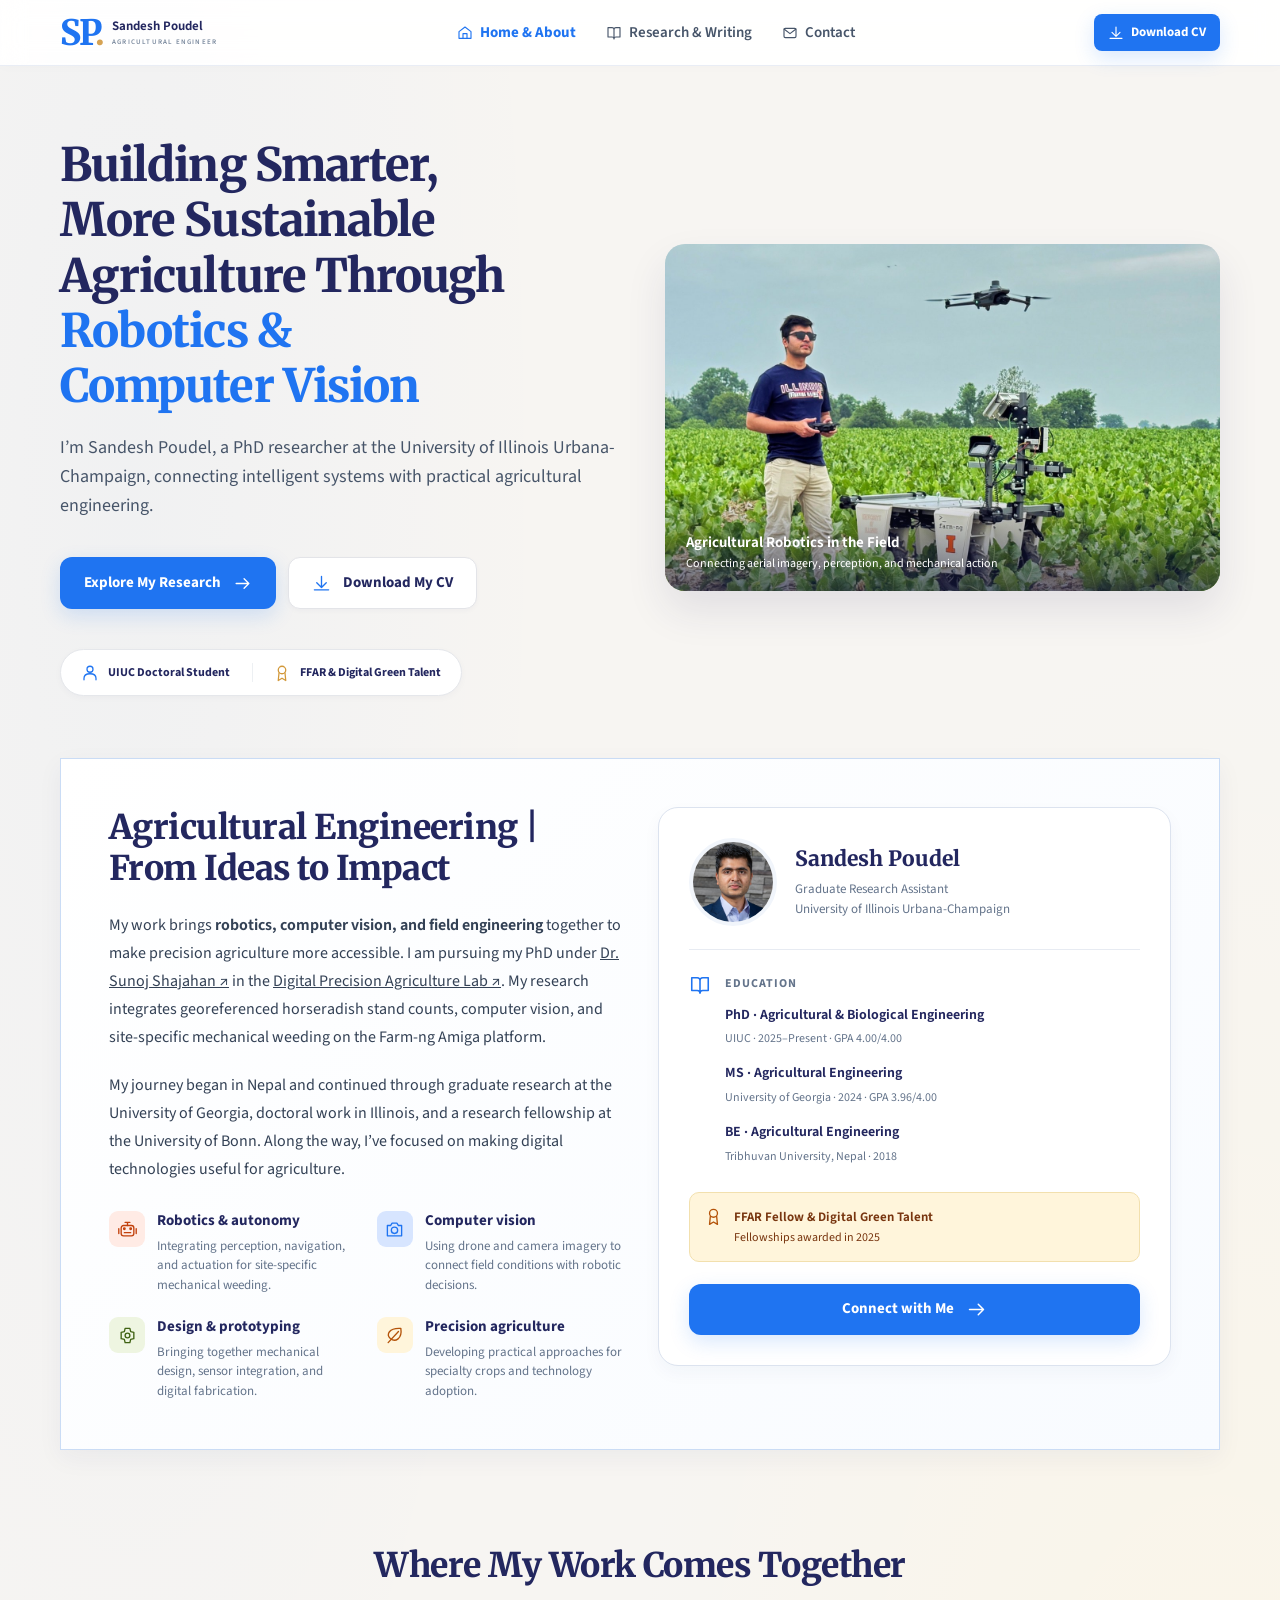
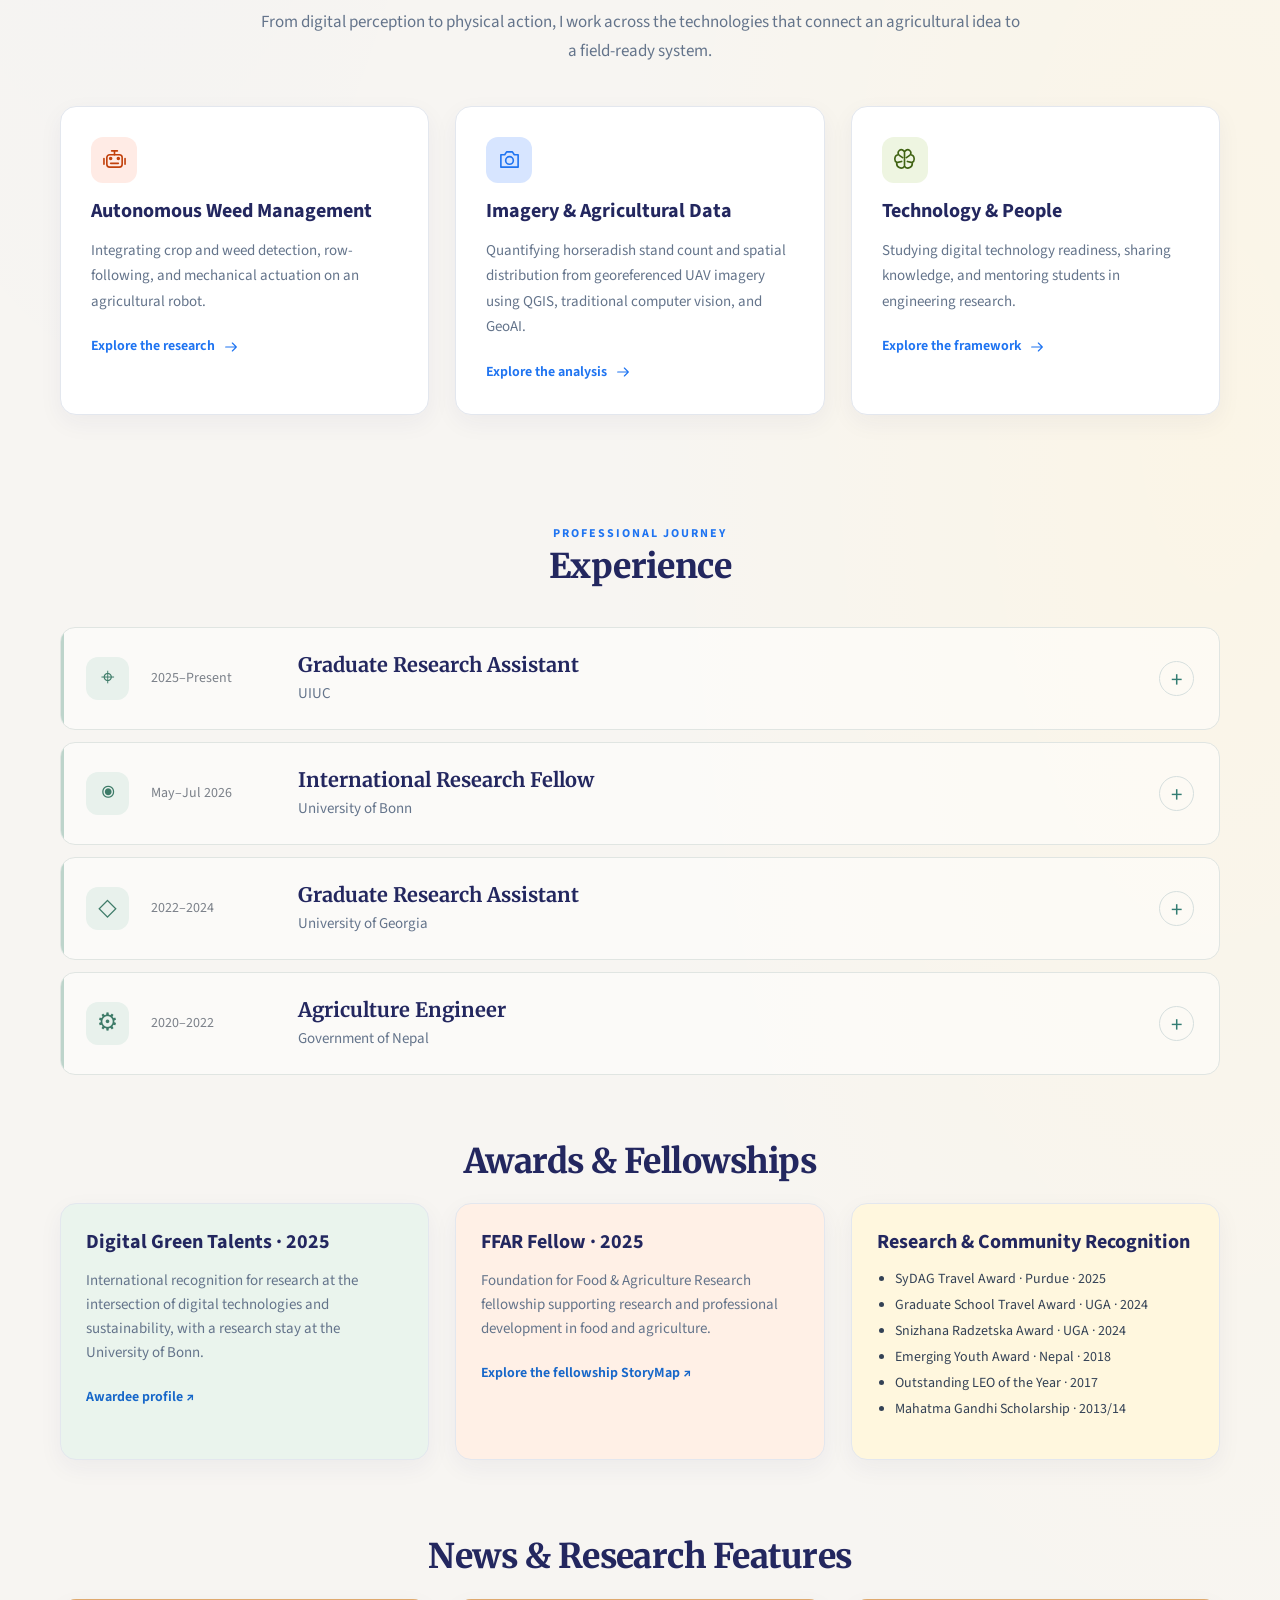
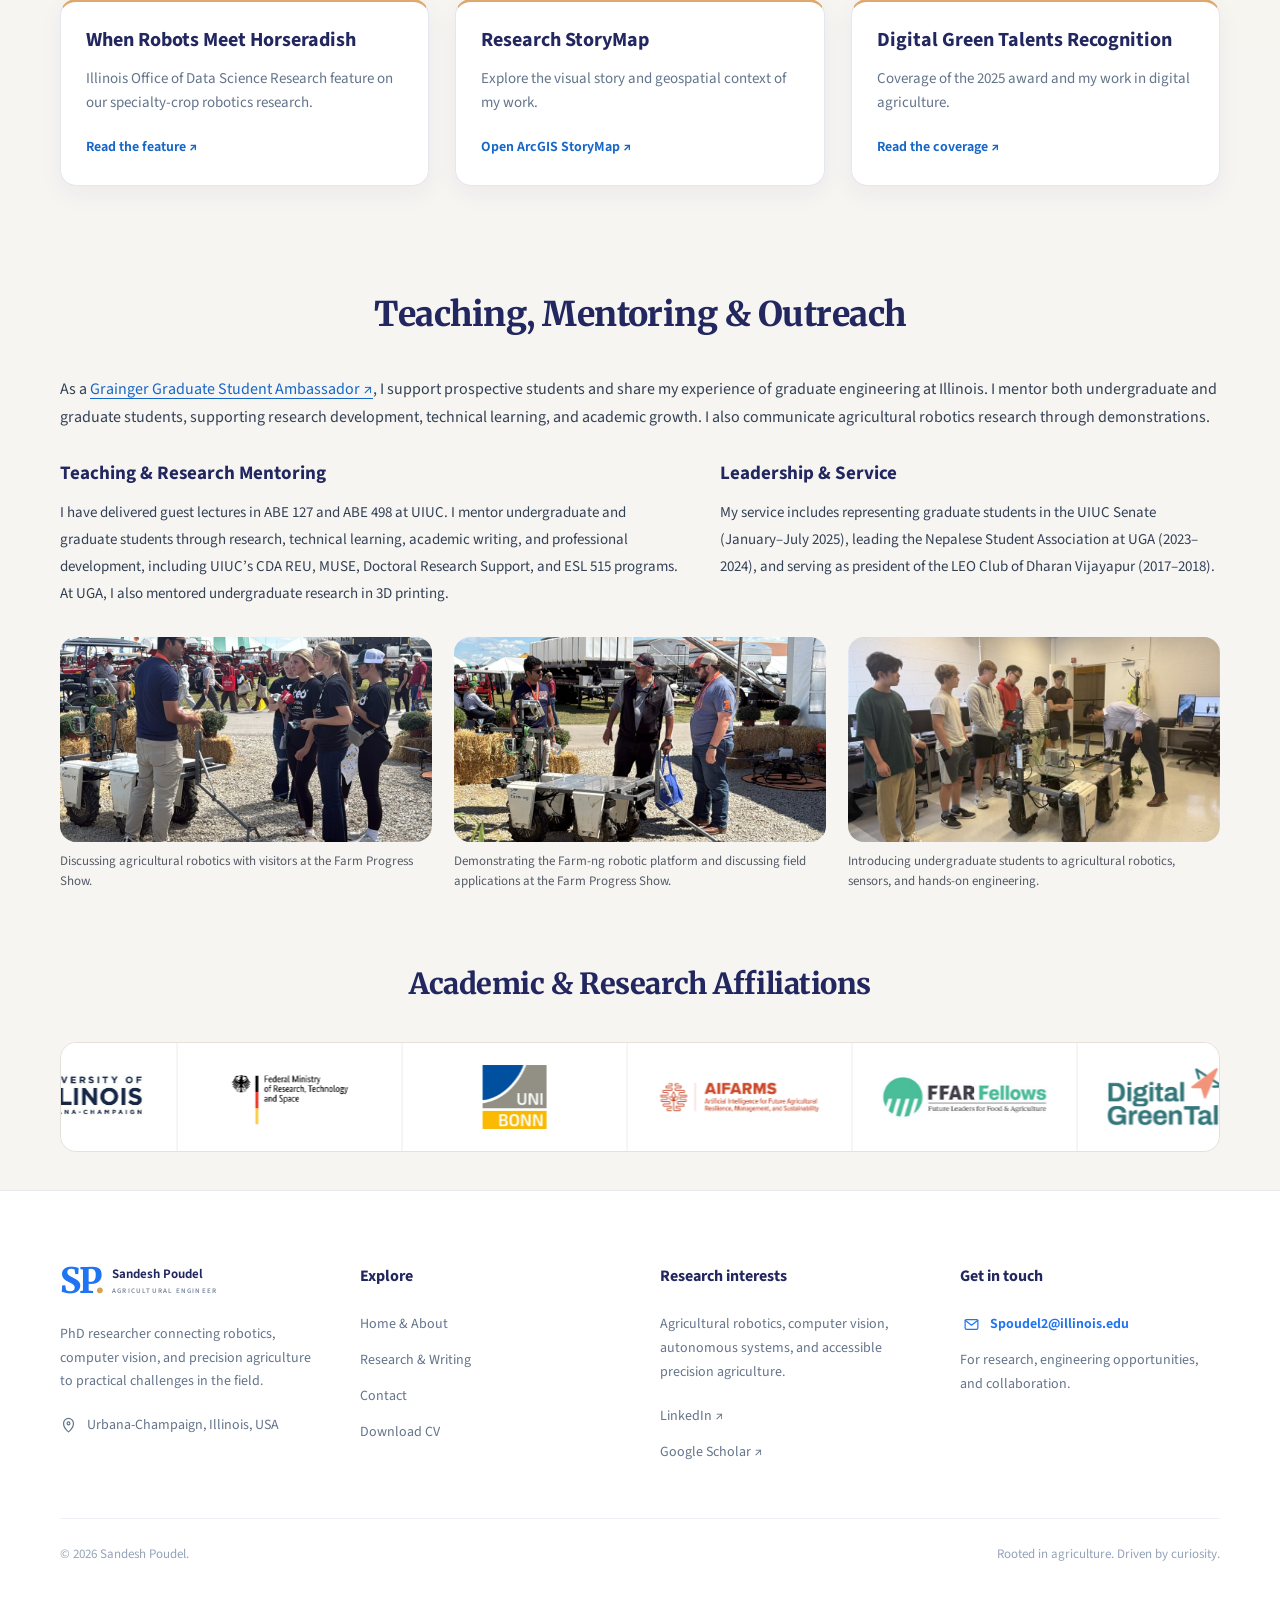
<file: index.html>
<!doctype html><html lang="en"><head><meta charset="utf-8"><meta name="viewport" content="width=device-width,initial-scale=1"><meta name="theme-color" content="#f7f5f2"><meta name="description" content="Sandesh Poudel — UIUC PhD researcher in agricultural robotics, computer vision, and precision agriculture. Research, experience, publications, and CV."><title>Agricultural Robotics & Computer Vision | Sandesh Poudel</title><link rel="icon" href="favicon.svg"><link rel="stylesheet" href="style.css"></head><body><a class="skip" href="#main">Skip to content</a><header class="site-header"><div class="container nav-inner"><a class="logo" href="index.html" aria-label="Sandesh Poudel home"><span class="monogram">SP<span>.</span></span><span>Sandesh Poudel<small>AGRICULTURAL ENGINEER</small></span></a><nav aria-label="Main navigation"><a aria-current="page" href="index.html"><svg class="icon" viewBox="0 0 24 24" fill="none" stroke="currentColor" stroke-width="1.7" stroke-linecap="round" stroke-linejoin="round" aria-hidden="true"><path d="m3 10 9-7 9 7v10H3Z"/><path d="M9 20v-7h6v7"/></svg> Home & About</a><a  href="research.html"><svg class="icon" viewBox="0 0 24 24" fill="none" stroke="currentColor" stroke-width="1.7" stroke-linecap="round" stroke-linejoin="round" aria-hidden="true"><path d="M3 4h6q3 0 3 3v14q0-3-3-3H3Zm18 0h-6q-3 0-3 3v14q0-3 3-3h6Z"/></svg> Research & Writing</a><a  href="contact.html"><svg class="icon" viewBox="0 0 24 24" fill="none" stroke="currentColor" stroke-width="1.7" stroke-linecap="round" stroke-linejoin="round" aria-hidden="true"><rect x="3" y="5" width="18" height="14" rx="2"/><path d="m3 6 9 7 9-7"/></svg> Contact</a></nav><a class="button primary nav-cv" href="Sandesh_Poudel_CV.pdf" download><svg class="icon" viewBox="0 0 24 24" fill="none" stroke="currentColor" stroke-width="1.7" stroke-linecap="round" stroke-linejoin="round" aria-hidden="true"><path d="M12 3v14m-6-6 6 6 6-6M3 20h18"/></svg> Download CV</a><button class="menu-toggle" aria-expanded="false" aria-label="Open navigation">☰</button></div></header><main id="main"><section class="hero container"><div class="hero-copy"><h1>Building Smarter,<br>More Sustainable<br>Agriculture Through <span>Robotics &<br>Computer Vision</span></h1><p>I’m Sandesh Poudel, a PhD researcher at the University of Illinois Urbana-Champaign, connecting intelligent systems with practical agricultural engineering.</p><div class="hero-actions"><a class="button primary" href="research.html">Explore My Research <svg class="icon" viewBox="0 0 24 24" fill="none" stroke="currentColor" stroke-width="1.7" stroke-linecap="round" stroke-linejoin="round" aria-hidden="true"><path d="M4 12h16m-6-6 6 6-6 6"/></svg></a><a class="button secondary" href="Sandesh_Poudel_CV.pdf" download><svg class="icon" viewBox="0 0 24 24" fill="none" stroke="currentColor" stroke-width="1.7" stroke-linecap="round" stroke-linejoin="round" aria-hidden="true"><path d="M12 3v14m-6-6 6 6 6-6M3 20h18"/></svg> Download My CV</a></div><div class="credential-pill"><span><svg class="icon" viewBox="0 0 24 24" fill="none" stroke="currentColor" stroke-width="1.7" stroke-linecap="round" stroke-linejoin="round" aria-hidden="true"><circle cx="12" cy="7" r="4"/><path d="M4 21v-2q0-6 8-6t8 6v2"/></svg> UIUC Doctoral Student</span><span><svg class="icon" viewBox="0 0 24 24" fill="none" stroke="currentColor" stroke-width="1.7" stroke-linecap="round" stroke-linejoin="round" aria-hidden="true"><circle cx="12" cy="8" r="5"/><path d="m8 12-1 10 5-3 5 3-1-10"/></svg> FFAR & Digital Green Talent</span></div></div><div class="carousel" aria-roledescription="carousel" aria-label="Research photos"><div class="photo-frame"><img id="hero-photo" src="field-robot.jpg" alt="Sandesh operating a drone beside a Farm-ng Amiga robot in a horseradish field" width="1400" height="1360" fetchpriority="high"><div class="photo-caption"><b id="slide-title">Agricultural Robotics in the Field</b><span id="slide-description">Connecting aerial imagery, perception, and mechanical action</span></div><div class="carousel-controls"><button data-slide="prev" aria-label="Previous photo">‹</button><button data-slide="next" aria-label="Next photo">›</button><button id="carousel-pause" aria-label="Pause slideshow">Ⅱ</button></div></div><div class="carousel-dots" aria-label="Choose a photo"><button data-index="0" aria-label="Show field robotics photo" aria-pressed="true"></button><button data-index="1" aria-label="Show laboratory photo" aria-pressed="false"></button><button data-index="2" aria-label="Show crop field photo" aria-pressed="false"></button></div></div></section>
<section class="profile-section container" id="about"><div class="profile-grid"><div><h2>Agricultural Engineering |<br>From Ideas to Impact</h2><p>My work brings <strong>robotics, computer vision, and field engineering</strong> together to make precision agriculture more accessible. I am pursuing my PhD under <a href="https://abe.illinois.edu/directory/sunoj" target="_blank" rel="noopener">Dr. Sunoj Shajahan ↗</a> in the <a href="https://sunojshajahan.github.io/" target="_blank" rel="noopener">Digital Precision Agriculture Lab ↗</a>. My research integrates georeferenced horseradish stand counts, computer vision, and site-specific mechanical weeding on the Farm-ng Amiga platform.</p><p>My journey began in Nepal and continued through graduate research at the University of Georgia, doctoral work in Illinois, and a research fellowship at the University of Bonn. Along the way, I’ve focused on making digital technologies useful for agriculture.</p><div class="feature-grid"><article class="feature"><span class="icon-box peach"><svg class="icon" viewBox="0 0 24 24" fill="none" stroke="currentColor" stroke-width="1.7" stroke-linecap="round" stroke-linejoin="round" aria-hidden="true"><rect x="4" y="7" width="16" height="13" rx="3"/><path d="M12 7V3m-3 0h6M1 11v6m22-6v6M8 16h8"/><circle cx="8" cy="11" r="1"/><circle cx="16" cy="11" r="1"/></svg></span><div><h3>Robotics & autonomy</h3><p>Integrating perception, navigation, and actuation for site-specific mechanical weeding.</p></div></article><article class="feature"><span class="icon-box blue"><svg class="icon" viewBox="0 0 24 24" fill="none" stroke="currentColor" stroke-width="1.7" stroke-linecap="round" stroke-linejoin="round" aria-hidden="true"><path d="M3 7h4l2-3h6l2 3h4v13H3Z"/><circle cx="12" cy="13" r="4"/></svg></span><div><h3>Computer vision</h3><p>Using drone and camera imagery to connect field conditions with robotic decisions.</p></div></article><article class="feature"><span class="icon-box green"><svg class="icon" viewBox="0 0 24 24" fill="none" stroke="currentColor" stroke-width="1.7" stroke-linecap="round" stroke-linejoin="round" aria-hidden="true"><path d="m9 3-1 4-4 1v8l4 1 1 4h6l1-4 4-1V8l-4-1-1-4Z"/><circle cx="12" cy="12" r="3"/></svg></span><div><h3>Design & prototyping</h3><p>Bringing together mechanical design, sensor integration, and digital fabrication.</p></div></article><article class="feature"><span class="icon-box gold"><svg class="icon" viewBox="0 0 24 24" fill="none" stroke="currentColor" stroke-width="1.7" stroke-linecap="round" stroke-linejoin="round" aria-hidden="true"><path d="M20 3C5 2 1 11 7 16s15 0 13-13Z"/><path d="M4 21 17 7"/></svg></span><div><h3>Precision agriculture</h3><p>Developing practical approaches for specialty crops and technology adoption.</p></div></article></div></div><aside class="profile-card"><div class="profile-person"><img src="headshot.jpg" alt="Sandesh Poudel" width="850" height="990" loading="lazy"><div><h3>Sandesh Poudel</h3><p>Graduate Research Assistant<br>University of Illinois Urbana-Champaign</p></div></div><div class="detail-block"><svg class="icon" viewBox="0 0 24 24" fill="none" stroke="currentColor" stroke-width="1.7" stroke-linecap="round" stroke-linejoin="round" aria-hidden="true"><path d="M3 4h6q3 0 3 3v14q0-3-3-3H3Zm18 0h-6q-3 0-3 3v14q0-3 3-3h6Z"/></svg><div><h4>EDUCATION</h4><b>PhD · Agricultural & Biological Engineering</b><p>UIUC · 2025–Present · GPA 4.00/4.00</p><b>MS · Agricultural Engineering</b><p>University of Georgia · 2024 · GPA 3.96/4.00</p><b>BE · Agricultural Engineering</b><p>Tribhuvan University, Nepal · 2018</p></div></div><div class="recognition"><svg class="icon" viewBox="0 0 24 24" fill="none" stroke="currentColor" stroke-width="1.7" stroke-linecap="round" stroke-linejoin="round" aria-hidden="true"><circle cx="12" cy="8" r="5"/><path d="m8 12-1 10 5-3 5 3-1-10"/></svg><p><strong>FFAR Fellow & Digital Green Talent</strong><br>Fellowships awarded in 2025</p></div><a class="button primary full" href="contact.html">Connect with Me <svg class="icon" viewBox="0 0 24 24" fill="none" stroke="currentColor" stroke-width="1.7" stroke-linecap="round" stroke-linejoin="round" aria-hidden="true"><path d="M4 12h16m-6-6 6 6-6 6"/></svg></a></aside></div></section>
<section class="expertise container"><div class="section-title"><h2>Where My Work Comes Together</h2><p>From digital perception to physical action, I work across the technologies that connect an agricultural idea to a field-ready system.</p></div><div class="three-cards"><article class="info-card"><span class="icon-box peach"><svg class="icon" viewBox="0 0 24 24" fill="none" stroke="currentColor" stroke-width="1.7" stroke-linecap="round" stroke-linejoin="round" aria-hidden="true"><rect x="4" y="7" width="16" height="13" rx="3"/><path d="M12 7V3m-3 0h6M1 11v6m22-6v6M8 16h8"/><circle cx="8" cy="11" r="1"/><circle cx="16" cy="11" r="1"/></svg></span><h3>Autonomous Weed Management</h3><p>Integrating crop and weed detection, row-following, and mechanical actuation on an agricultural robot.</p><a href="research.html#robotics">Explore the research <svg class="icon" viewBox="0 0 24 24" fill="none" stroke="currentColor" stroke-width="1.7" stroke-linecap="round" stroke-linejoin="round" aria-hidden="true"><path d="M4 12h16m-6-6 6 6-6 6"/></svg></a></article><article class="info-card"><span class="icon-box blue"><svg class="icon" viewBox="0 0 24 24" fill="none" stroke="currentColor" stroke-width="1.7" stroke-linecap="round" stroke-linejoin="round" aria-hidden="true"><path d="M3 7h4l2-3h6l2 3h4v13H3Z"/><circle cx="12" cy="13" r="4"/></svg></span><h3>Imagery & Agricultural Data</h3><p>Quantifying horseradish stand count and spatial distribution from georeferenced UAV imagery using QGIS, traditional computer vision, and GeoAI.</p><a href="research.html#imagery">Explore the analysis <svg class="icon" viewBox="0 0 24 24" fill="none" stroke="currentColor" stroke-width="1.7" stroke-linecap="round" stroke-linejoin="round" aria-hidden="true"><path d="M4 12h16m-6-6 6 6-6 6"/></svg></a></article><article class="info-card"><span class="icon-box green"><svg class="icon" viewBox="0 0 24 24" fill="none" stroke="currentColor" stroke-width="1.7" stroke-linecap="round" stroke-linejoin="round" aria-hidden="true"><path d="M12 4C8-1 4 4 6 7c-5 0-5 7-2 8-1 5 5 8 8 4m0-15c4-5 8 0 6 3 5 0 5 7 2 8 1 5-5 8-8 4ZM12 4v15M7 8l3 2m7-2-3 2M5 15l4-1m10 1-4-1"/></svg></span><h3>Technology & People</h3><p>Studying digital technology readiness, sharing knowledge, and mentoring students in engineering research.</p><a href="research.html#technology">Explore the framework <svg class="icon" viewBox="0 0 24 24" fill="none" stroke="currentColor" stroke-width="1.7" stroke-linecap="round" stroke-linejoin="round" aria-hidden="true"><path d="M4 12h16m-6-6 6 6-6 6"/></svg></a></article></div></section>
<section class="experience container" id="experience"><div class="section-title"><span class="page-kicker">PROFESSIONAL JOURNEY</span><h2>Experience</h2></div><div class="career-list"><details class="career-row"><summary><span class="career-symbol" aria-hidden="true">⌖</span><span class="career-date">2025–Present</span><span class="career-role"><b>Graduate Research Assistant</b><span>UIUC</span></span><span class="career-action" aria-hidden="true">+</span></summary><div class="career-detail"><p>Developing site-specific autonomous mechanical weeding on the Farm-ng platform; analyzing drone imagery for navigation and targeted application; and designing modular attachments for real-time assessment and field evaluation.</p></div></details><details class="career-row"><summary><span class="career-symbol" aria-hidden="true">◉</span><span class="career-date">May–Jul 2026</span><span class="career-role"><b>International Research Fellow</b><span>University of Bonn</span></span><span class="career-action" aria-hidden="true">+</span></summary><div class="career-detail"><p>Developed computer vision models for image segmentation at the Institute of Geodesy and Geoinformation for later integration into a robotic weeding system.</p></div></details><details class="career-row"><summary><span class="career-symbol" aria-hidden="true">◇</span><span class="career-date">2022–2024</span><span class="career-role"><b>Graduate Research Assistant</b><span>University of Georgia</span></span><span class="career-action" aria-hidden="true">+</span></summary><div class="career-detail"><p>Developed a Digital Agriculture Technology Readiness Level framework and a 3D printing training manual for farmers and STEM education students.</p></div></details><details class="career-row"><summary><span class="career-symbol" aria-hidden="true">⚙</span><span class="career-date">2020–2022</span><span class="career-role"><b>Agriculture Engineer</b><span>Government of Nepal</span></span><span class="career-action" aria-hidden="true">+</span></summary><div class="career-detail"><p>Supervised and monitored sub-engineers across 13 districts in Bagmati Province, supporting agricultural infrastructure design, construction, and procurement inspections. Earlier, collected wheat production and machinery-use data with CIMMYT in 2019.</p></div></details></div></section><section class="new-section container" id="awards"><div class="section-title"><h2>Awards & Fellowships</h2></div><div class="three-cards"><article class="info-card award-green"><h3>Digital Green Talents · 2025</h3><p>International recognition for research at the intersection of digital technologies and sustainability, with a research stay at the University of Bonn.</p><a href="https://digitalgreentalents.de/about-the-award-2025/awardees-2025/sandesh-poudel" target="_blank" rel="noopener">Awardee profile ↗</a></article><article class="info-card award-peach"><h3>FFAR Fellow · 2025</h3><p>Foundation for Food & Agriculture Research fellowship supporting research and professional development in food and agriculture.</p><a href="https://storymaps.arcgis.com/stories/747238e55bfa4193adcb864c3d2ba124" target="_blank" rel="noopener">Explore the fellowship StoryMap ↗</a></article><article class="info-card award-gold"><h3>Research & Community Recognition</h3><ul><li>SyDAG Travel Award · Purdue · 2025</li><li>Graduate School Travel Award · UGA · 2024</li><li>Snizhana Radzetska Award · UGA · 2024</li><li>Emerging Youth Award · Nepal · 2018</li><li>Outstanding LEO of the Year · 2017</li><li>Mahatma Gandhi Scholarship · 2013/14</li></ul></article></div></section><section class="new-section container" id="news"><div class="section-title"><h2>News & Research Features</h2></div><div class="three-cards"><article class="info-card "><h3>When Robots Meet Horseradish</h3><p>Illinois Office of Data Science Research feature on our specialty-crop robotics research.</p><a href="https://odsr.illinois.edu/when-robots-meet-horseradish/" target="_blank" rel="noopener">Read the feature ↗</a></article><article class="info-card "><h3>Research StoryMap</h3><p>Explore the visual story and geospatial context of my work.</p><a href="https://storymaps.arcgis.com/stories/747238e55bfa4193adcb864c3d2ba124" target="_blank" rel="noopener">Open ArcGIS StoryMap ↗</a></article><article class="info-card "><h3>Digital Green Talents Recognition</h3><p>Coverage of the 2025 award and my work in digital agriculture.</p><a href="https://devpulse.info/news-and-articles/nepali-researcher-wins-germanys-digital-greentalents-award-2025" target="_blank" rel="noopener">Read the coverage ↗</a></article></div></section><section class="new-section container" id="outreach"><div class="section-title"><h2>Teaching, Mentoring & Outreach</h2></div><p>As a <a href="https://grainger.illinois.edu/academics/graduate/ambassadors/meet" target="_blank" rel="noopener">Grainger Graduate Student Ambassador ↗</a>, I support prospective students and share my experience of graduate engineering at Illinois. I mentor both undergraduate and graduate students, supporting research development, technical learning, and academic growth. I also communicate agricultural robotics research through demonstrations.</p><div class="outreach-notes"><div><h3>Teaching & Research Mentoring</h3><p>I have delivered guest lectures in ABE 127 and ABE 498 at UIUC. I mentor undergraduate and graduate students through research, technical learning, academic writing, and professional development, including UIUC’s CDA REU, MUSE, Doctoral Research Support, and ESL 515 programs. At UGA, I also mentored undergraduate research in 3D printing.</p></div><div><h3>Leadership & Service</h3><p>My service includes representing graduate students in the UIUC Senate (January–July 2025), leading the Nepalese Student Association at UGA (2023–2024), and serving as president of the LEO Club of Dharan Vijayapur (2017–2018).</p></div></div><div class="photo-grid"><figure><img src="farm-progress-students.jpg" alt="Discussing agricultural robotics with visitors at the Farm Progress Show." loading="lazy"><figcaption>Discussing agricultural robotics with visitors at the Farm Progress Show.</figcaption></figure><figure><img src="farm-progress-growers.jpg" alt="Demonstrating the Farm-ng robotic platform and discussing field applications at the Farm Progress Show." loading="lazy"><figcaption>Demonstrating the Farm-ng robotic platform and discussing field applications at the Farm Progress Show.</figcaption></figure><figure><img src="teaching-robotics.jpg" alt="Introducing undergraduate students to agricultural robotics, sensors, and hands-on engineering." loading="lazy"><figcaption>Introducing undergraduate students to agricultural robotics, sensors, and hands-on engineering.</figcaption></figure></div></section><section class="new-section container" id="associations"><div class="section-title"><h2>Academic &amp; Research Affiliations</h2></div><div class="connections-window" aria-label="Organization connections"><div class="connections-track"><div class="connections-group"><a href="https://illinois.edu/" target="_blank" rel="noopener"><img src="uiuc-logo.jpg" alt="University of Illinois Urbana-Champaign" loading="lazy"></a><a href="https://www.bmftr.bund.de/" target="_blank" rel="noopener"><img src="ministry-logo.png" alt="German Federal Ministry of Research, Technology and Space" loading="lazy"></a><a href="https://www.uni-bonn.de/en" target="_blank" rel="noopener"><img src="bonn-logo.jpg" alt="University of Bonn" loading="lazy"></a><a href="https://aifarms.illinois.edu/" target="_blank" rel="noopener"><img src="aifarms-logo.png" alt="AIFARMS" loading="lazy"></a><a href="https://grad.illinois.edu/news/two-doctoral-students-receive-prestigious-ffar-fellowships" target="_blank" rel="noopener"><img src="ffar-logo.jpg" alt="FFAR Fellows" loading="lazy"></a><a href="https://digitalgreentalents.de/about-the-award-2025/awardees-2025/sandesh-poudel" target="_blank" rel="noopener"><img src="digital-green-talents-logo.png" alt="Digital Green Talents" loading="lazy"></a></div><div class="connections-group" aria-hidden="true"><a tabindex="-1" href="https://illinois.edu/" target="_blank" rel="noopener"><img src="uiuc-logo.jpg" alt="University of Illinois Urbana-Champaign" loading="lazy"></a><a tabindex="-1" href="https://www.bmftr.bund.de/" target="_blank" rel="noopener"><img src="ministry-logo.png" alt="German Federal Ministry of Research, Technology and Space" loading="lazy"></a><a tabindex="-1" href="https://www.uni-bonn.de/en" target="_blank" rel="noopener"><img src="bonn-logo.jpg" alt="University of Bonn" loading="lazy"></a><a tabindex="-1" href="https://aifarms.illinois.edu/" target="_blank" rel="noopener"><img src="aifarms-logo.png" alt="AIFARMS" loading="lazy"></a><a tabindex="-1" href="https://grad.illinois.edu/news/two-doctoral-students-receive-prestigious-ffar-fellowships" target="_blank" rel="noopener"><img src="ffar-logo.jpg" alt="FFAR Fellows" loading="lazy"></a><a tabindex="-1" href="https://digitalgreentalents.de/about-the-award-2025/awardees-2025/sandesh-poudel" target="_blank" rel="noopener"><img src="digital-green-talents-logo.png" alt="Digital Green Talents" loading="lazy"></a></div></div></div></section></main><footer class="site-footer"><div class="container"><div class="footer-grid"><div><a class="logo" href="index.html"><span class="monogram">SP<span>.</span></span><span>Sandesh Poudel<small>AGRICULTURAL ENGINEER</small></span></a><p>PhD researcher connecting robotics, computer vision, and precision agriculture to practical challenges in the field.</p><p class="icon-line"><svg class="icon" viewBox="0 0 24 24" fill="none" stroke="currentColor" stroke-width="1.7" stroke-linecap="round" stroke-linejoin="round" aria-hidden="true"><path d="M19 9c0 6-7 12-7 12S5 15 5 9a7 7 0 1 1 14 0Z"/><circle cx="12" cy="9" r="2"/></svg> Urbana-Champaign, Illinois, USA</p></div><div><h3>Explore</h3><a href="index.html">Home & About</a><a href="research.html">Research & Writing</a><a href="contact.html">Contact</a><a href="Sandesh_Poudel_CV.pdf" download>Download CV</a></div><div><h3>Research interests</h3><p>Agricultural robotics, computer vision, autonomous systems, and accessible precision agriculture.</p><a href="https://www.linkedin.com/in/sandesh-poudel-733b59110/" target="_blank" rel="noopener">LinkedIn ↗</a> <a href="https://scholar.google.com/citations?user=LH3_qT0AAAAJ&amp;hl=en&amp;inst=2365059173406736517" target="_blank" rel="noopener">Google Scholar ↗</a></div><div><h3>Get in touch</h3><a class="blue-link icon-line" href="mailto:Spoudel2@illinois.edu"><svg class="icon" viewBox="0 0 24 24" fill="none" stroke="currentColor" stroke-width="1.7" stroke-linecap="round" stroke-linejoin="round" aria-hidden="true"><rect x="3" y="5" width="18" height="14" rx="2"/><path d="m3 6 9 7 9-7"/></svg> Spoudel2@illinois.edu</a><p>For research, engineering opportunities, and collaboration.</p></div></div><div class="footer-bottom"><span>© 2026 Sandesh Poudel.</span><span>Rooted in agriculture. Driven by curiosity.</span></div></div></footer><script src="data.js"></script><script src="script.js"></script></body></html>
</file>
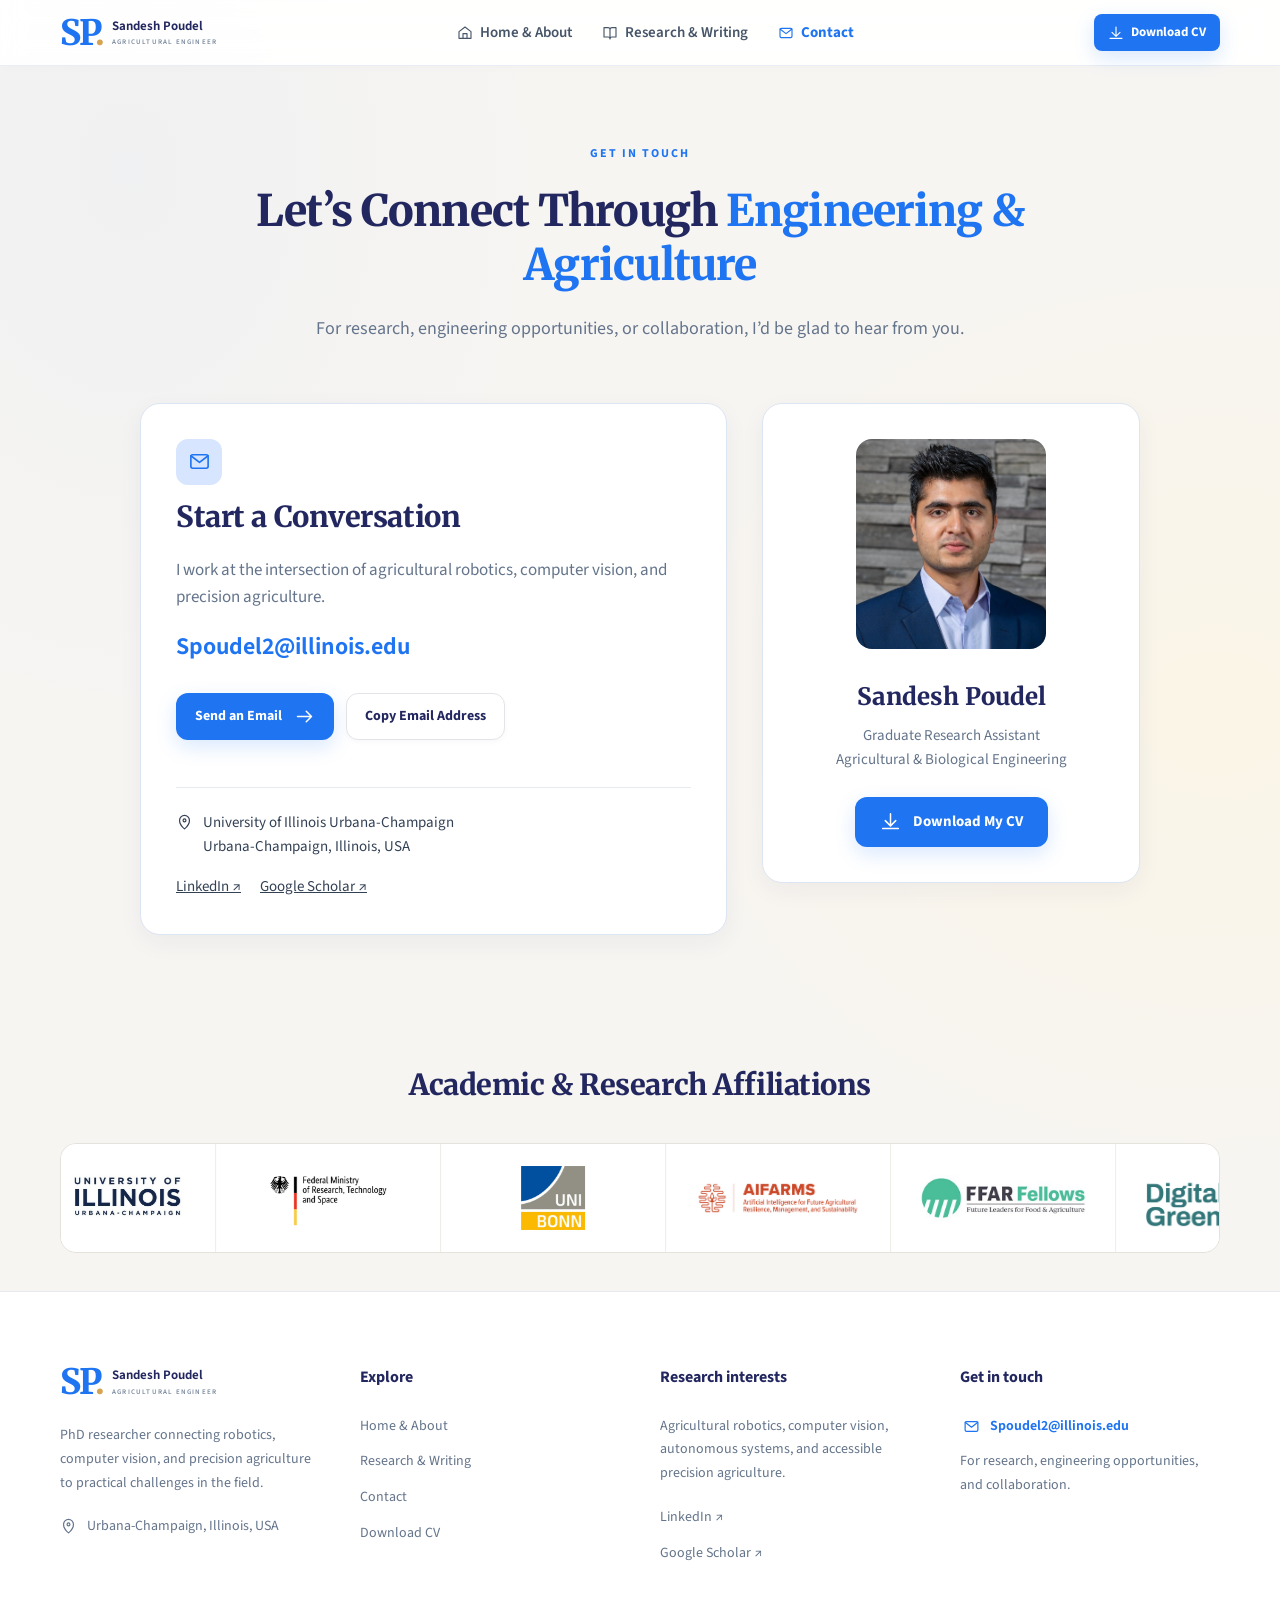
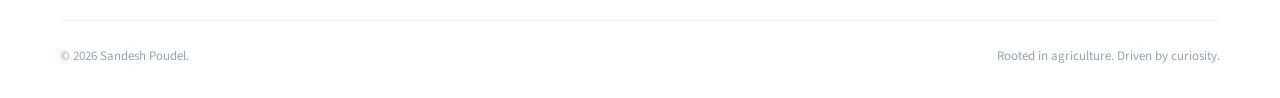
<file: contact.html>
<!doctype html><html lang="en"><head><meta charset="utf-8"><meta name="viewport" content="width=device-width,initial-scale=1"><meta name="theme-color" content="#f7f5f2"><meta name="description" content="Sandesh Poudel — UIUC PhD researcher in agricultural robotics, computer vision, and precision agriculture. Research, experience, publications, and CV."><title>Contact | Sandesh Poudel</title><link rel="icon" href="favicon.svg"><link rel="stylesheet" href="style.css"></head><body><a class="skip" href="#main">Skip to content</a><header class="site-header"><div class="container nav-inner"><a class="logo" href="index.html" aria-label="Sandesh Poudel home"><span class="monogram">SP<span>.</span></span><span>Sandesh Poudel<small>AGRICULTURAL ENGINEER</small></span></a><nav aria-label="Main navigation"><a  href="index.html"><svg class="icon" viewBox="0 0 24 24" fill="none" stroke="currentColor" stroke-width="1.7" stroke-linecap="round" stroke-linejoin="round" aria-hidden="true"><path d="m3 10 9-7 9 7v10H3Z"/><path d="M9 20v-7h6v7"/></svg> Home & About</a><a  href="research.html"><svg class="icon" viewBox="0 0 24 24" fill="none" stroke="currentColor" stroke-width="1.7" stroke-linecap="round" stroke-linejoin="round" aria-hidden="true"><path d="M3 4h6q3 0 3 3v14q0-3-3-3H3Zm18 0h-6q-3 0-3 3v14q0-3 3-3h6Z"/></svg> Research & Writing</a><a aria-current="page" href="contact.html"><svg class="icon" viewBox="0 0 24 24" fill="none" stroke="currentColor" stroke-width="1.7" stroke-linecap="round" stroke-linejoin="round" aria-hidden="true"><rect x="3" y="5" width="18" height="14" rx="2"/><path d="m3 6 9 7 9-7"/></svg> Contact</a></nav><a class="button primary nav-cv" href="Sandesh_Poudel_CV.pdf" download><svg class="icon" viewBox="0 0 24 24" fill="none" stroke="currentColor" stroke-width="1.7" stroke-linecap="round" stroke-linejoin="round" aria-hidden="true"><path d="M12 3v14m-6-6 6 6 6-6M3 20h18"/></svg> Download CV</a><button class="menu-toggle" aria-expanded="false" aria-label="Open navigation">☰</button></div></header><main id="main"><section class="page-intro container"><span class="page-kicker">GET IN TOUCH</span><h1>Let’s Connect Through <span>Engineering & Agriculture</span></h1><p>For research, engineering opportunities, or collaboration, I’d be glad to hear from you.</p></section><section class="contact-grid container"><div class="contact-card"><span class="icon-box blue"><svg class="icon" viewBox="0 0 24 24" fill="none" stroke="currentColor" stroke-width="1.7" stroke-linecap="round" stroke-linejoin="round" aria-hidden="true"><rect x="3" y="5" width="18" height="14" rx="2"/><path d="m3 6 9 7 9-7"/></svg></span><h2>Start a Conversation</h2><p>I work at the intersection of agricultural robotics, computer vision, and precision agriculture.</p><a class="email" href="mailto:Spoudel2@illinois.edu">Spoudel2@illinois.edu</a><div class="contact-actions"><a class="button primary" href="mailto:Spoudel2@illinois.edu">Send an Email <svg class="icon" viewBox="0 0 24 24" fill="none" stroke="currentColor" stroke-width="1.7" stroke-linecap="round" stroke-linejoin="round" aria-hidden="true"><path d="M4 12h16m-6-6 6 6-6 6"/></svg></a><button class="button secondary" id="copy-email">Copy Email Address</button></div><p id="copy-status" role="status"></p><div class="contact-details"><p class="icon-line"><svg class="icon" viewBox="0 0 24 24" fill="none" stroke="currentColor" stroke-width="1.7" stroke-linecap="round" stroke-linejoin="round" aria-hidden="true"><path d="M19 9c0 6-7 12-7 12S5 15 5 9a7 7 0 1 1 14 0Z"/><circle cx="12" cy="9" r="2"/></svg> University of Illinois Urbana-Champaign<br>Urbana-Champaign, Illinois, USA</p><a href="https://www.linkedin.com/in/sandesh-poudel-733b59110/" target="_blank" rel="noopener">LinkedIn ↗</a> <a href="https://scholar.google.com/citations?user=LH3_qT0AAAAJ&amp;hl=en&amp;inst=2365059173406736517" target="_blank" rel="noopener">Google Scholar ↗</a></div></div><aside class="contact-profile"><img src="headshot.jpg" alt="Sandesh Poudel" width="850" height="990"><h3>Sandesh Poudel</h3><p>Graduate Research Assistant<br>Agricultural & Biological Engineering</p><a class="button primary" href="Sandesh_Poudel_CV.pdf" download><svg class="icon" viewBox="0 0 24 24" fill="none" stroke="currentColor" stroke-width="1.7" stroke-linecap="round" stroke-linejoin="round" aria-hidden="true"><path d="M12 3v14m-6-6 6 6 6-6M3 20h18"/></svg> Download My CV</a></aside></section><section class="new-section container" id="associations"><div class="section-title"><h2>Academic &amp; Research Affiliations</h2></div><div class="connections-window" aria-label="Organization connections"><div class="connections-track"><div class="connections-group"><a href="https://illinois.edu/" target="_blank" rel="noopener"><img src="uiuc-logo.jpg" alt="University of Illinois Urbana-Champaign" loading="lazy"></a><a href="https://www.bmftr.bund.de/" target="_blank" rel="noopener"><img src="ministry-logo.png" alt="German Federal Ministry of Research, Technology and Space" loading="lazy"></a><a href="https://www.uni-bonn.de/en" target="_blank" rel="noopener"><img src="bonn-logo.jpg" alt="University of Bonn" loading="lazy"></a><a href="https://aifarms.illinois.edu/" target="_blank" rel="noopener"><img src="aifarms-logo.png" alt="AIFARMS" loading="lazy"></a><a href="https://grad.illinois.edu/news/two-doctoral-students-receive-prestigious-ffar-fellowships" target="_blank" rel="noopener"><img src="ffar-logo.jpg" alt="FFAR Fellows" loading="lazy"></a><a href="https://digitalgreentalents.de/about-the-award-2025/awardees-2025/sandesh-poudel" target="_blank" rel="noopener"><img src="digital-green-talents-logo.png" alt="Digital Green Talents" loading="lazy"></a></div><div class="connections-group" aria-hidden="true"><a tabindex="-1" href="https://illinois.edu/" target="_blank" rel="noopener"><img src="uiuc-logo.jpg" alt="University of Illinois Urbana-Champaign" loading="lazy"></a><a tabindex="-1" href="https://www.bmftr.bund.de/" target="_blank" rel="noopener"><img src="ministry-logo.png" alt="German Federal Ministry of Research, Technology and Space" loading="lazy"></a><a tabindex="-1" href="https://www.uni-bonn.de/en" target="_blank" rel="noopener"><img src="bonn-logo.jpg" alt="University of Bonn" loading="lazy"></a><a tabindex="-1" href="https://aifarms.illinois.edu/" target="_blank" rel="noopener"><img src="aifarms-logo.png" alt="AIFARMS" loading="lazy"></a><a tabindex="-1" href="https://grad.illinois.edu/news/two-doctoral-students-receive-prestigious-ffar-fellowships" target="_blank" rel="noopener"><img src="ffar-logo.jpg" alt="FFAR Fellows" loading="lazy"></a><a tabindex="-1" href="https://digitalgreentalents.de/about-the-award-2025/awardees-2025/sandesh-poudel" target="_blank" rel="noopener"><img src="digital-green-talents-logo.png" alt="Digital Green Talents" loading="lazy"></a></div></div></div></section></main><footer class="site-footer"><div class="container"><div class="footer-grid"><div><a class="logo" href="index.html"><span class="monogram">SP<span>.</span></span><span>Sandesh Poudel<small>AGRICULTURAL ENGINEER</small></span></a><p>PhD researcher connecting robotics, computer vision, and precision agriculture to practical challenges in the field.</p><p class="icon-line"><svg class="icon" viewBox="0 0 24 24" fill="none" stroke="currentColor" stroke-width="1.7" stroke-linecap="round" stroke-linejoin="round" aria-hidden="true"><path d="M19 9c0 6-7 12-7 12S5 15 5 9a7 7 0 1 1 14 0Z"/><circle cx="12" cy="9" r="2"/></svg> Urbana-Champaign, Illinois, USA</p></div><div><h3>Explore</h3><a href="index.html">Home & About</a><a href="research.html">Research & Writing</a><a href="contact.html">Contact</a><a href="Sandesh_Poudel_CV.pdf" download>Download CV</a></div><div><h3>Research interests</h3><p>Agricultural robotics, computer vision, autonomous systems, and accessible precision agriculture.</p><a href="https://www.linkedin.com/in/sandesh-poudel-733b59110/" target="_blank" rel="noopener">LinkedIn ↗</a> <a href="https://scholar.google.com/citations?user=LH3_qT0AAAAJ&amp;hl=en&amp;inst=2365059173406736517" target="_blank" rel="noopener">Google Scholar ↗</a></div><div><h3>Get in touch</h3><a class="blue-link icon-line" href="mailto:Spoudel2@illinois.edu"><svg class="icon" viewBox="0 0 24 24" fill="none" stroke="currentColor" stroke-width="1.7" stroke-linecap="round" stroke-linejoin="round" aria-hidden="true"><rect x="3" y="5" width="18" height="14" rx="2"/><path d="m3 6 9 7 9-7"/></svg> Spoudel2@illinois.edu</a><p>For research, engineering opportunities, and collaboration.</p></div></div><div class="footer-bottom"><span>© 2026 Sandesh Poudel.</span><span>Rooted in agriculture. Driven by curiosity.</span></div></div></footer><script src="data.js"></script><script src="script.js"></script></body></html>
</file>
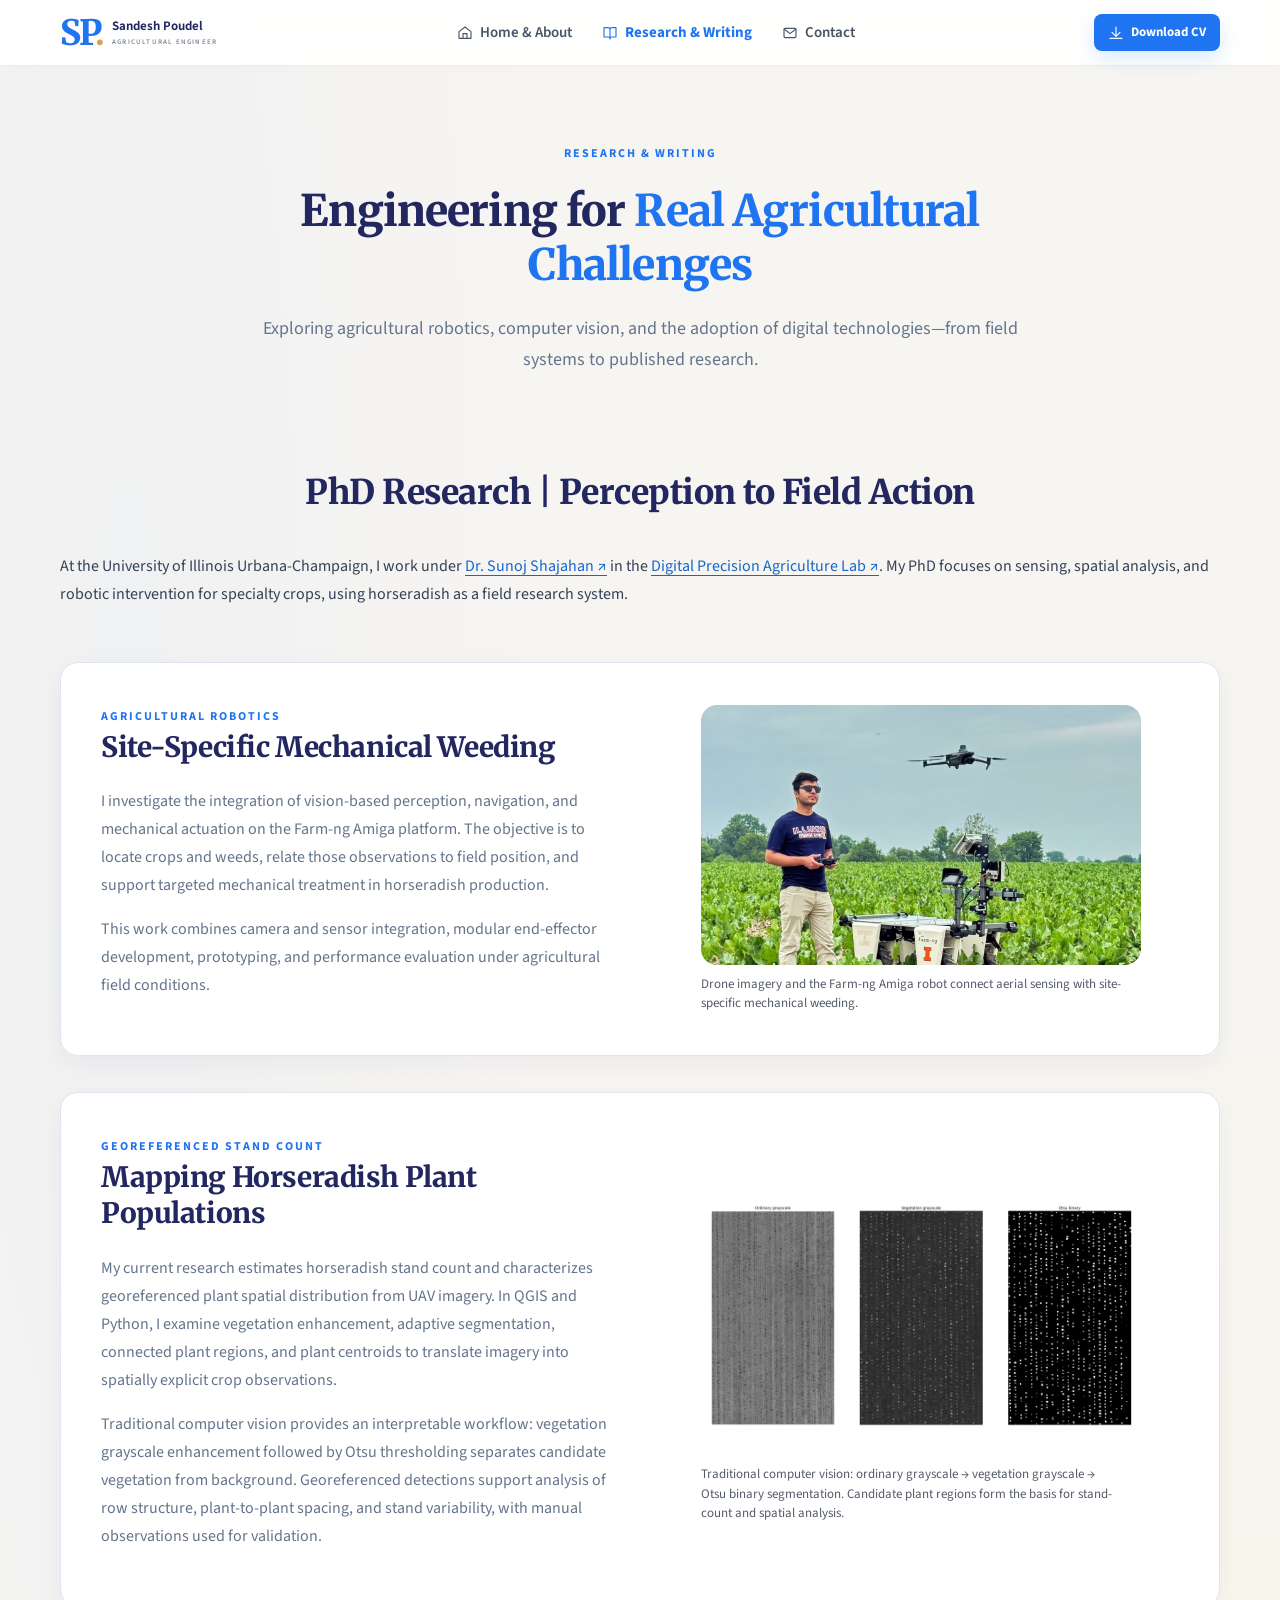
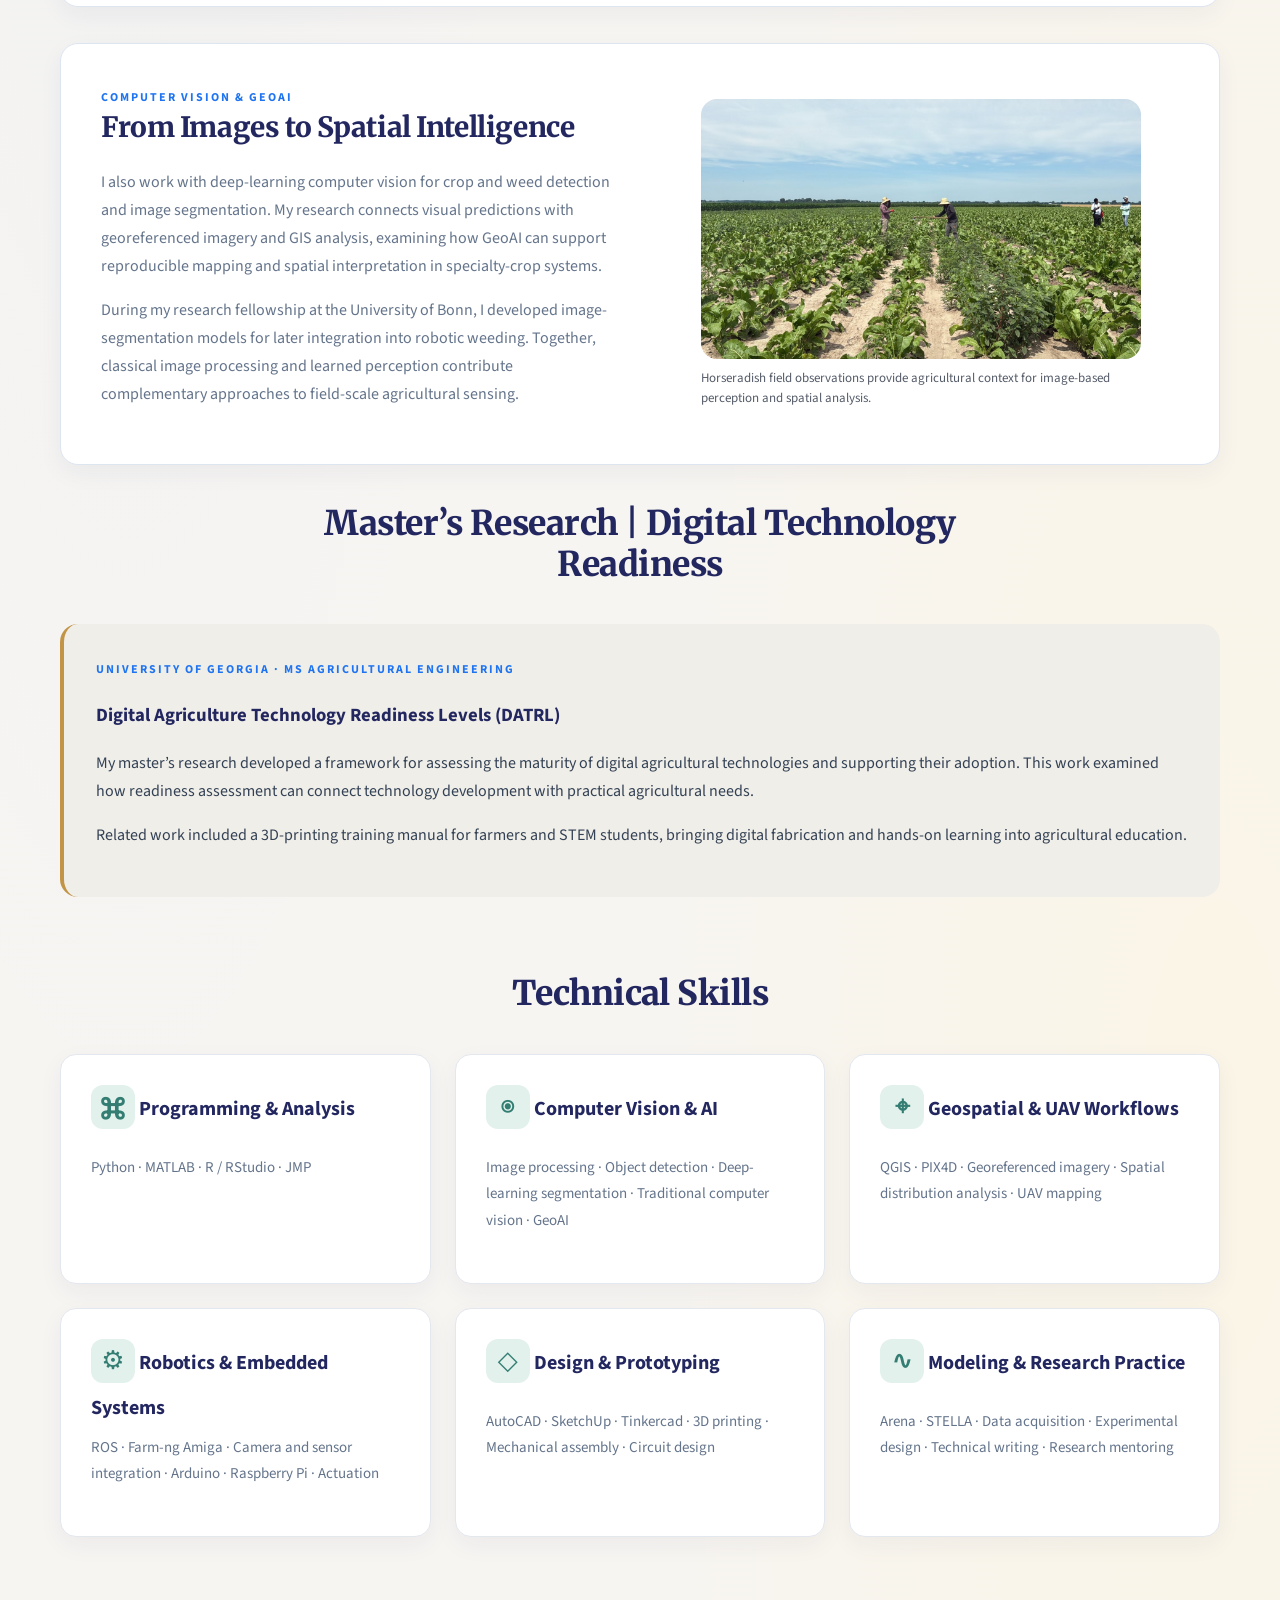
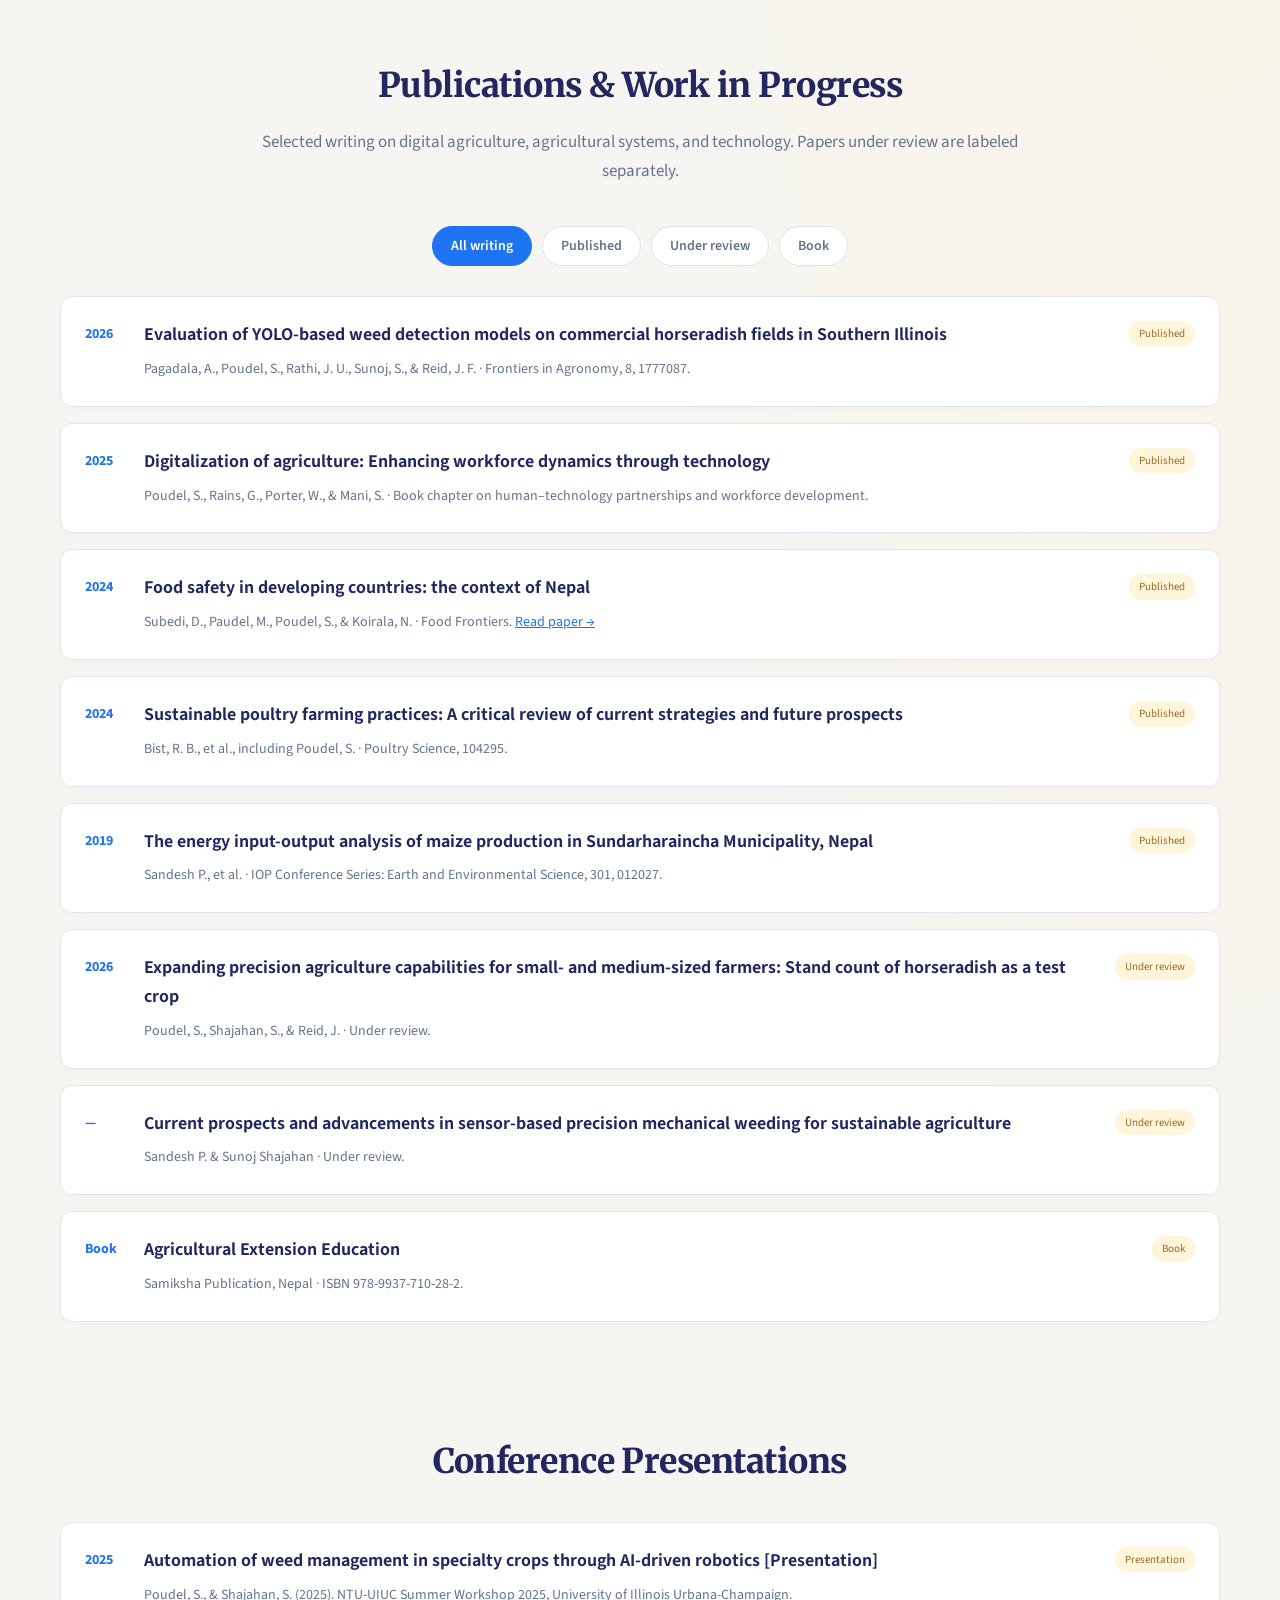
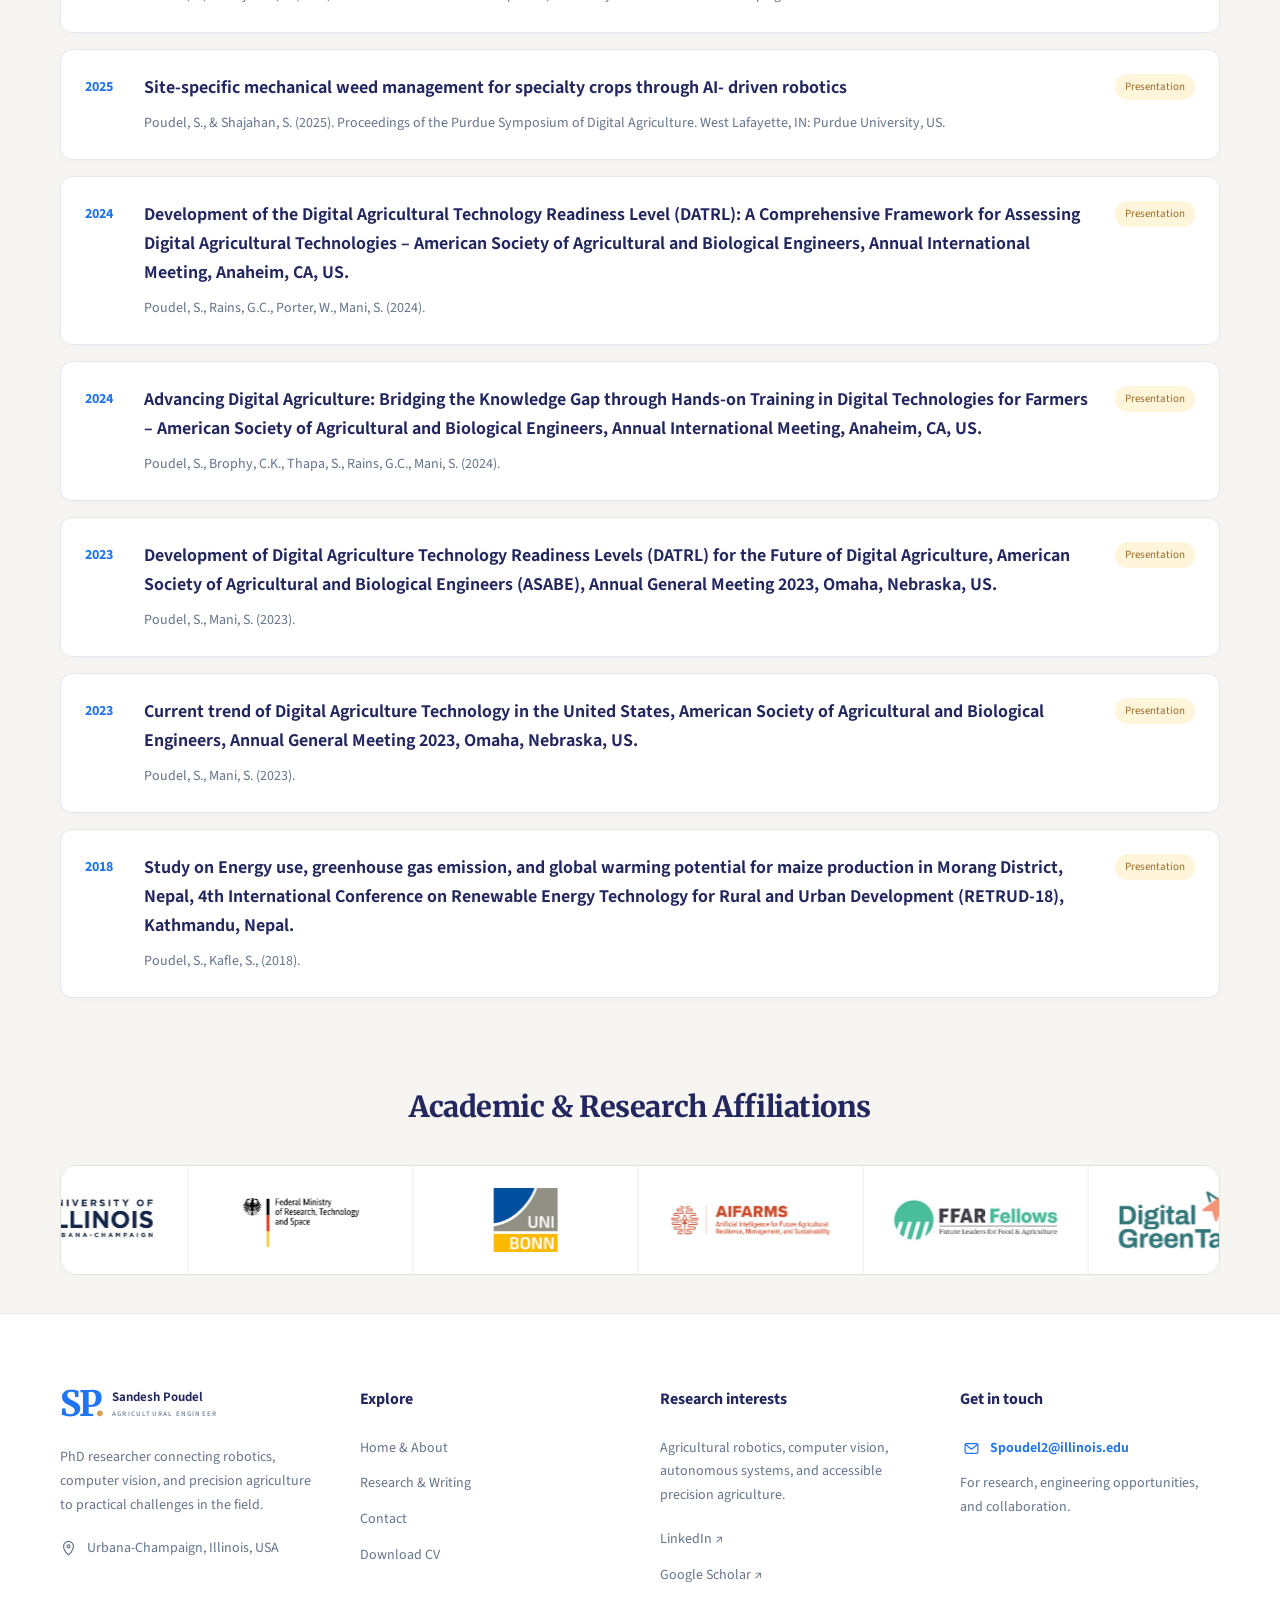
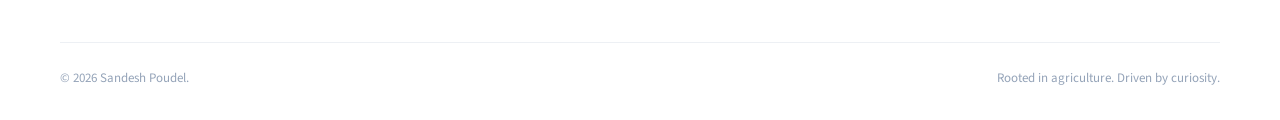
<file: research.html>
<!doctype html><html lang="en"><head><meta charset="utf-8"><meta name="viewport" content="width=device-width,initial-scale=1"><meta name="theme-color" content="#f7f5f2"><meta name="description" content="Sandesh Poudel — UIUC PhD researcher in agricultural robotics, computer vision, and precision agriculture. Research, experience, publications, and CV."><title>Research & Writing | Sandesh Poudel</title><link rel="icon" href="favicon.svg"><link rel="stylesheet" href="style.css"></head><body><a class="skip" href="#main">Skip to content</a><header class="site-header"><div class="container nav-inner"><a class="logo" href="index.html" aria-label="Sandesh Poudel home"><span class="monogram">SP<span>.</span></span><span>Sandesh Poudel<small>AGRICULTURAL ENGINEER</small></span></a><nav aria-label="Main navigation"><a  href="index.html"><svg class="icon" viewBox="0 0 24 24" fill="none" stroke="currentColor" stroke-width="1.7" stroke-linecap="round" stroke-linejoin="round" aria-hidden="true"><path d="m3 10 9-7 9 7v10H3Z"/><path d="M9 20v-7h6v7"/></svg> Home & About</a><a aria-current="page" href="research.html"><svg class="icon" viewBox="0 0 24 24" fill="none" stroke="currentColor" stroke-width="1.7" stroke-linecap="round" stroke-linejoin="round" aria-hidden="true"><path d="M3 4h6q3 0 3 3v14q0-3-3-3H3Zm18 0h-6q-3 0-3 3v14q0-3 3-3h6Z"/></svg> Research & Writing</a><a  href="contact.html"><svg class="icon" viewBox="0 0 24 24" fill="none" stroke="currentColor" stroke-width="1.7" stroke-linecap="round" stroke-linejoin="round" aria-hidden="true"><rect x="3" y="5" width="18" height="14" rx="2"/><path d="m3 6 9 7 9-7"/></svg> Contact</a></nav><a class="button primary nav-cv" href="Sandesh_Poudel_CV.pdf" download><svg class="icon" viewBox="0 0 24 24" fill="none" stroke="currentColor" stroke-width="1.7" stroke-linecap="round" stroke-linejoin="round" aria-hidden="true"><path d="M12 3v14m-6-6 6 6 6-6M3 20h18"/></svg> Download CV</a><button class="menu-toggle" aria-expanded="false" aria-label="Open navigation">☰</button></div></header><main id="main"><section class="page-intro container"><span class="page-kicker">RESEARCH & WRITING</span><h1>Engineering for <span>Real Agricultural Challenges</span></h1><p>Exploring agricultural robotics, computer vision, and the adoption of digital technologies—from field systems to published research.</p></section><section class="new-section container" id="phd"><div class="section-title"><h2>PhD Research | Perception to Field Action</h2></div><p>At the University of Illinois Urbana-Champaign, I work under <a href="https://abe.illinois.edu/directory/sunoj" target="_blank" rel="noopener">Dr. Sunoj Shajahan ↗</a> in the <a href="https://sunojshajahan.github.io/" target="_blank" rel="noopener">Digital Precision Agriculture Lab ↗</a>. My PhD focuses on sensing, spatial analysis, and robotic intervention for specialty crops, using horseradish as a field research system.</p></section><section class="research-projects container"><article class="project" id="robotics"><div><span class="page-kicker">AGRICULTURAL ROBOTICS</span><h2>Site-Specific Mechanical Weeding</h2><p>I investigate the integration of vision-based perception, navigation, and mechanical actuation on the Farm-ng Amiga platform. The objective is to locate crops and weeds, relate those observations to field position, and support targeted mechanical treatment in horseradish production.</p><p>This work combines camera and sensor integration, modular end-effector development, prototyping, and performance evaluation under agricultural field conditions.</p></div><figure><img src="field-robot.jpg" alt="Sandesh operating a drone beside the Farm-ng Amiga robot in a horseradish field" loading="lazy"><figcaption>Drone imagery and the Farm-ng Amiga robot connect aerial sensing with site-specific mechanical weeding.</figcaption></figure></article><article class="project" id="imagery"><div><span class="page-kicker">GEOREFERENCED STAND COUNT</span><h2>Mapping Horseradish Plant Populations</h2><p>My current research estimates horseradish stand count and characterizes georeferenced plant spatial distribution from UAV imagery. In QGIS and Python, I examine vegetation enhancement, adaptive segmentation, connected plant regions, and plant centroids to translate imagery into spatially explicit crop observations.</p><p>Traditional computer vision provides an interpretable workflow: vegetation grayscale enhancement followed by Otsu thresholding separates candidate vegetation from background. Georeferenced detections support analysis of row structure, plant-to-plant spacing, and stand variability, with manual observations used for validation.</p></div><figure><img src="stand-count.png" alt="Horseradish imagery shown as ordinary grayscale, vegetation grayscale, and Otsu binary segmentation" loading="lazy"><figcaption>Traditional computer vision: ordinary grayscale → vegetation grayscale → Otsu binary segmentation. Candidate plant regions form the basis for stand-count and spatial analysis.</figcaption></figure></article><article class="project"><div><span class="page-kicker">COMPUTER VISION & GEOAI</span><h2>From Images to Spatial Intelligence</h2><p>I also work with deep-learning computer vision for crop and weed detection and image segmentation. My research connects visual predictions with georeferenced imagery and GIS analysis, examining how GeoAI can support reproducible mapping and spatial interpretation in specialty-crop systems.</p><p>During my research fellowship at the University of Bonn, I developed image-segmentation models for later integration into robotic weeding. Together, classical image processing and learned perception contribute complementary approaches to field-scale agricultural sensing.</p></div><figure><img src="field-research.jpg" alt="Researchers examining crop rows in a horseradish field" loading="lazy"><figcaption>Horseradish field observations provide agricultural context for image-based perception and spatial analysis.</figcaption></figure></article></section><section class="new-section container" id="technology"><div class="section-title"><h2>Master’s Research | Digital Technology Readiness</h2></div><div class="masters-panel"><span class="page-kicker">UNIVERSITY OF GEORGIA · MS AGRICULTURAL ENGINEERING</span><h3>Digital Agriculture Technology Readiness Levels (DATRL)</h3><p>My master’s research developed a framework for assessing the maturity of digital agricultural technologies and supporting their adoption. This work examined how readiness assessment can connect technology development with practical agricultural needs.</p><p>Related work included a 3D-printing training manual for farmers and STEM students, bringing digital fabrication and hands-on learning into agricultural education.</p></div></section><section class="new-section container" id="skills"><div class="section-title"><h2>Technical Skills</h2></div><div class="skills-grid"><article class="info-card "><h3><span class="skill-symbol" aria-hidden="true">⌘</span> Programming & Analysis</h3><p>Python · MATLAB · R / RStudio · JMP</p></article><article class="info-card "><h3><span class="skill-symbol" aria-hidden="true">◉</span> Computer Vision & AI</h3><p>Image processing · Object detection · Deep-learning segmentation · Traditional computer vision · GeoAI</p></article><article class="info-card "><h3><span class="skill-symbol" aria-hidden="true">⌖</span> Geospatial & UAV Workflows</h3><p>QGIS · PIX4D · Georeferenced imagery · Spatial distribution analysis · UAV mapping</p></article><article class="info-card "><h3><span class="skill-symbol" aria-hidden="true">⚙</span> Robotics & Embedded Systems</h3><p>ROS · Farm-ng Amiga · Camera and sensor integration · Arduino · Raspberry Pi · Actuation</p></article><article class="info-card "><h3><span class="skill-symbol" aria-hidden="true">◇</span> Design & Prototyping</h3><p>AutoCAD · SketchUp · Tinkercad · 3D printing · Mechanical assembly · Circuit design</p></article><article class="info-card "><h3><span class="skill-symbol" aria-hidden="true">∿</span> Modeling & Research Practice</h3><p>Arena · STELLA · Data acquisition · Experimental design · Technical writing · Research mentoring</p></article></div></section><section class="writing container" id="publications"><div class="section-title"><h2>Publications & Work in Progress</h2><p>Selected writing on digital agriculture, agricultural systems, and technology. Papers under review are labeled separately.</p></div><div class="filters" role="group" aria-label="Publication filters"><button class="active" data-filter="all" aria-pressed="true">All writing</button><button data-filter="published" aria-pressed="false">Published</button><button data-filter="review" aria-pressed="false">Under review</button><button data-filter="book" aria-pressed="false">Book</button></div><div id="publications-list"><article class="publication"><span>2026</span><div><h3>Evaluation of YOLO-based weed detection models on commercial horseradish fields in Southern Illinois</h3><p>Pagadala, A., Poudel, S., Rathi, J. U., Sunoj, S., & Reid, J. F. · Frontiers in Agronomy, 8, 1777087.</p></div><small>Published</small></article><article class="publication"><span>2025</span><div><h3>Digitalization of agriculture: Enhancing workforce dynamics through technology</h3><p>Poudel, S., Rains, G., Porter, W., & Mani, S. · Book chapter on human–technology partnerships and workforce development.</p></div><small>Published</small></article><article class="publication"><span>2024</span><div><h3>Food safety in developing countries: the context of Nepal</h3><p>Subedi, D., Paudel, M., Poudel, S., & Koirala, N. · Food Frontiers. <a href="https://doi.org/10.1002/fft2.517" target="_blank" rel="noopener">Read paper →</a></p></div><small>Published</small></article><article class="publication"><span>2024</span><div><h3>Sustainable poultry farming practices: A critical review of current strategies and future prospects</h3><p>Bist, R. B., et al., including Poudel, S. · Poultry Science, 104295.</p></div><small>Published</small></article><article class="publication"><span>2019</span><div><h3>The energy input-output analysis of maize production in Sundarharaincha Municipality, Nepal</h3><p>Sandesh P., et al. · IOP Conference Series: Earth and Environmental Science, 301, 012027.</p></div><small>Published</small></article><article class="publication"><span>2026</span><div><h3>Expanding precision agriculture capabilities for small- and medium-sized farmers: Stand count of horseradish as a test crop</h3><p>Poudel, S., Shajahan, S., & Reid, J. · Under review.</p></div><small>Under review</small></article><article class="publication"><span>—</span><div><h3>Current prospects and advancements in sensor-based precision mechanical weeding for sustainable agriculture</h3><p>Sandesh P. & Sunoj Shajahan · Under review.</p></div><small>Under review</small></article><article class="publication"><span>Book</span><div><h3>Agricultural Extension Education</h3><p>Samiksha Publication, Nepal · ISBN 978-9937-710-28-2.</p></div><small>Book</small></article></div></section><section class="new-section container" id="presentations"><div class="section-title"><h2>Conference Presentations</h2></div><article class="publication"><span>2025</span><div><h3>Automation of weed management in specialty crops through AI-driven robotics [Presentation]</h3><p>Poudel, S., &amp; Shajahan, S. (2025). NTU-UIUC Summer Workshop 2025, University of Illinois Urbana-Champaign.</p></div><small>Presentation</small></article><article class="publication"><span>2025</span><div><h3>Site-specific mechanical weed management for specialty crops through AI- driven robotics</h3><p>Poudel, S., &amp; Shajahan, S. (2025). Proceedings of the Purdue Symposium of Digital Agriculture. West Lafayette, IN: Purdue University, US.</p></div><small>Presentation</small></article><article class="publication"><span>2024</span><div><h3>Development of the Digital Agricultural Technology Readiness Level (DATRL): A Comprehensive Framework for Assessing Digital Agricultural Technologies – American Society of Agricultural and Biological Engineers, Annual International Meeting, Anaheim, CA, US.</h3><p>Poudel, S., Rains, G.C., Porter, W., Mani, S. (2024). </p></div><small>Presentation</small></article><article class="publication"><span>2024</span><div><h3>Advancing Digital Agriculture: Bridging the Knowledge Gap through Hands-on Training in Digital Technologies for Farmers – American Society of Agricultural and Biological Engineers, Annual International Meeting, Anaheim, CA, US.</h3><p>Poudel, S., Brophy, C.K., Thapa, S., Rains, G.C., Mani, S. (2024). </p></div><small>Presentation</small></article><article class="publication"><span>2023</span><div><h3>Development of Digital Agriculture Technology Readiness Levels (DATRL) for the Future of Digital Agriculture, American Society of Agricultural and Biological Engineers (ASABE), Annual General Meeting 2023, Omaha, Nebraska, US.</h3><p>Poudel, S., Mani, S. (2023). </p></div><small>Presentation</small></article><article class="publication"><span>2023</span><div><h3>Current trend of Digital Agriculture Technology in the United States, American Society of Agricultural and Biological Engineers, Annual General Meeting 2023, Omaha, Nebraska, US.</h3><p>Poudel, S., Mani, S. (2023). </p></div><small>Presentation</small></article><article class="publication"><span>2018</span><div><h3>Study on Energy use, greenhouse gas emission, and global warming potential for maize production in Morang District, Nepal, 4th International Conference on Renewable Energy Technology for Rural and Urban Development (RETRUD-18), Kathmandu, Nepal.</h3><p>Poudel, S., Kafle, S., (2018). </p></div><small>Presentation</small></article></section><section class="new-section container" id="associations"><div class="section-title"><h2>Academic &amp; Research Affiliations</h2></div><div class="connections-window" aria-label="Organization connections"><div class="connections-track"><div class="connections-group"><a href="https://illinois.edu/" target="_blank" rel="noopener"><img src="uiuc-logo.jpg" alt="University of Illinois Urbana-Champaign" loading="lazy"></a><a href="https://www.bmftr.bund.de/" target="_blank" rel="noopener"><img src="ministry-logo.png" alt="German Federal Ministry of Research, Technology and Space" loading="lazy"></a><a href="https://www.uni-bonn.de/en" target="_blank" rel="noopener"><img src="bonn-logo.jpg" alt="University of Bonn" loading="lazy"></a><a href="https://aifarms.illinois.edu/" target="_blank" rel="noopener"><img src="aifarms-logo.png" alt="AIFARMS" loading="lazy"></a><a href="https://grad.illinois.edu/news/two-doctoral-students-receive-prestigious-ffar-fellowships" target="_blank" rel="noopener"><img src="ffar-logo.jpg" alt="FFAR Fellows" loading="lazy"></a><a href="https://digitalgreentalents.de/about-the-award-2025/awardees-2025/sandesh-poudel" target="_blank" rel="noopener"><img src="digital-green-talents-logo.png" alt="Digital Green Talents" loading="lazy"></a></div><div class="connections-group" aria-hidden="true"><a tabindex="-1" href="https://illinois.edu/" target="_blank" rel="noopener"><img src="uiuc-logo.jpg" alt="University of Illinois Urbana-Champaign" loading="lazy"></a><a tabindex="-1" href="https://www.bmftr.bund.de/" target="_blank" rel="noopener"><img src="ministry-logo.png" alt="German Federal Ministry of Research, Technology and Space" loading="lazy"></a><a tabindex="-1" href="https://www.uni-bonn.de/en" target="_blank" rel="noopener"><img src="bonn-logo.jpg" alt="University of Bonn" loading="lazy"></a><a tabindex="-1" href="https://aifarms.illinois.edu/" target="_blank" rel="noopener"><img src="aifarms-logo.png" alt="AIFARMS" loading="lazy"></a><a tabindex="-1" href="https://grad.illinois.edu/news/two-doctoral-students-receive-prestigious-ffar-fellowships" target="_blank" rel="noopener"><img src="ffar-logo.jpg" alt="FFAR Fellows" loading="lazy"></a><a tabindex="-1" href="https://digitalgreentalents.de/about-the-award-2025/awardees-2025/sandesh-poudel" target="_blank" rel="noopener"><img src="digital-green-talents-logo.png" alt="Digital Green Talents" loading="lazy"></a></div></div></div></section></main><footer class="site-footer"><div class="container"><div class="footer-grid"><div><a class="logo" href="index.html"><span class="monogram">SP<span>.</span></span><span>Sandesh Poudel<small>AGRICULTURAL ENGINEER</small></span></a><p>PhD researcher connecting robotics, computer vision, and precision agriculture to practical challenges in the field.</p><p class="icon-line"><svg class="icon" viewBox="0 0 24 24" fill="none" stroke="currentColor" stroke-width="1.7" stroke-linecap="round" stroke-linejoin="round" aria-hidden="true"><path d="M19 9c0 6-7 12-7 12S5 15 5 9a7 7 0 1 1 14 0Z"/><circle cx="12" cy="9" r="2"/></svg> Urbana-Champaign, Illinois, USA</p></div><div><h3>Explore</h3><a href="index.html">Home & About</a><a href="research.html">Research & Writing</a><a href="contact.html">Contact</a><a href="Sandesh_Poudel_CV.pdf" download>Download CV</a></div><div><h3>Research interests</h3><p>Agricultural robotics, computer vision, autonomous systems, and accessible precision agriculture.</p><a href="https://www.linkedin.com/in/sandesh-poudel-733b59110/" target="_blank" rel="noopener">LinkedIn ↗</a> <a href="https://scholar.google.com/citations?user=LH3_qT0AAAAJ&amp;hl=en&amp;inst=2365059173406736517" target="_blank" rel="noopener">Google Scholar ↗</a></div><div><h3>Get in touch</h3><a class="blue-link icon-line" href="mailto:Spoudel2@illinois.edu"><svg class="icon" viewBox="0 0 24 24" fill="none" stroke="currentColor" stroke-width="1.7" stroke-linecap="round" stroke-linejoin="round" aria-hidden="true"><rect x="3" y="5" width="18" height="14" rx="2"/><path d="m3 6 9 7 9-7"/></svg> Spoudel2@illinois.edu</a><p>For research, engineering opportunities, and collaboration.</p></div></div><div class="footer-bottom"><span>© 2026 Sandesh Poudel.</span><span>Rooted in agriculture. Driven by curiosity.</span></div></div></footer><script src="data.js"></script><script src="script.js"></script></body></html>
</file>
<file: style.css>
@import url('https://fonts.googleapis.com/css2?family=Merriweather:wght@400;600;700;800;900&family=Source+Sans+3:wght@400;500;600;650;700&display=swap');
:root{--ink:#23275f;--blue:#1f74f1;--text:#334155;--muted:#64748b;--paper:#f7f5f2;--border:#e5e7eb;--shadow:0 8px 24px #23275f0d}*{box-sizing:border-box}html{scroll-behavior:smooth;scroll-padding-top:90px}body{margin:0;font:16px/1.6 'Source Sans 3',Inter,system-ui,sans-serif;color:var(--text);background:radial-gradient(ellipse at 10% 10%,#1f74f108,transparent 26%),radial-gradient(ellipse at 95% 42%,#fff5db80,transparent 35%),var(--paper)}button,a{-webkit-tap-highlight-color:transparent}button{font:inherit;cursor:pointer;color:inherit}a{color:inherit}button:focus-visible,a:focus-visible,summary:focus-visible{outline:3px solid #1f74f1;outline-offset:4px}.container{width:calc(100% - 48px);max-width:1160px;margin-inline:auto}.icon{width:21px;height:21px;flex-shrink:0;vertical-align:middle}.site-header{position:sticky;top:0;z-index:20;height:66px;background:#ffffffed;backdrop-filter:blur(12px);border-bottom:1px solid #e9edf5;box-shadow:0 2px 12px #23275f04}.nav-inner{height:100%;display:flex;align-items:center;justify-content:space-between;gap:25px}.logo{display:inline-flex;align-items:center;gap:9px;text-decoration:none;line-height:1.15}.monogram{font:800 35px Merriweather,Georgia,serif;letter-spacing:-2px;color:var(--blue)}.monogram>span{color:#d6a353}.logo>span:last-child{font-size:13px;font-weight:650;color:var(--ink)}.logo small{display:block;font-size:7px;font-weight:600;letter-spacing:1.2px;color:#7b8a9e;margin-top:5px}.site-header nav{display:flex;align-items:center;gap:30px}.site-header nav a{display:flex;align-items:center;gap:7px;font-size:15px;font-weight:600;text-decoration:none;color:#475569}.site-header nav .icon{width:16px;height:16px}.site-header nav a:hover,.site-header nav a[aria-current=page]{color:var(--blue)}.site-header nav a[aria-current=page]{font-weight:700}.button{display:inline-flex;align-items:center;justify-content:center;gap:12px;padding:13px 24px;border-radius:12px;border:1px solid transparent;text-decoration:none;font-weight:700;font-size:15px;line-height:1.5;transition:transform .2s,box-shadow .2s,background .2s}.primary{background:var(--blue);color:white;box-shadow:0 7px 20px #1f74f12b}.primary:hover{background:#1666dc;transform:translateY(-2px);box-shadow:0 9px 25px #1f74f140}.secondary{color:var(--ink);background:white;border-color:#e3e4e8;box-shadow:0 2px 5px #23275f08}.secondary .icon{color:var(--blue)}.secondary:hover{border-color:#b9cef2;transform:translateY(-2px)}.nav-cv{padding:8px 13px;font-size:13px;border-radius:8px;gap:7px}.nav-cv .icon{width:16px;height:16px}.menu-toggle{display:none;border:0;background:none;font-size:24px;padding:5px}.hero{display:grid;grid-template-columns:1fr 1fr;gap:50px;align-items:center;padding-top:72px;padding-bottom:134px}.hero h1{font:800 clamp(38px,3.6vw,54px)/1.2 Merriweather,Georgia,serif;letter-spacing:-.02em;color:var(--ink);margin:0 0 20px}.hero h1 span,.page-intro h1 span{color:var(--blue)}.hero-copy>p{font-size:18px;line-height:1.6;margin:0;color:#475569}.hero-actions{display:flex;flex-wrap:wrap;gap:12px;margin-top:36px}.hero-actions .button{padding:14px 23px}.hero-actions .icon{width:19px;height:19px}.credential-pill{display:inline-flex;align-items:center;background:white;border:1px solid #e5e7eb;border-radius:30px;box-shadow:0 2px 7px #23275f08;padding:13px 20px;margin-top:40px;gap:22px;font-size:12px;font-weight:700;color:var(--ink)}.credential-pill>span{display:flex;align-items:center;gap:9px}.credential-pill>span+span{border-left:1px solid #edf0f3;padding-left:20px}.credential-pill .icon{width:18px;height:18px;color:var(--blue)}.credential-pill>span+span .icon{color:#d29839}.carousel{position:relative;min-width:0}.photo-frame{position:relative;aspect-ratio:1.6;overflow:hidden;border-radius:20px;box-shadow:0 20px 40px #23275f1a;background:#e3e8df}.photo-frame>img{width:100%;height:100%;object-fit:cover;object-position:50% 62%;display:block}.photo-caption{position:absolute;left:0;right:0;bottom:0;padding:45px 21px 18px;background:linear-gradient(transparent,#171c44a6);color:white;pointer-events:none}.photo-caption b{display:block;font-size:15px;font-weight:650;line-height:1.3}.photo-caption>span{font-size:12px;display:block;line-height:1.4;margin-top:3px}.carousel-controls{position:absolute;inset:12px 12px auto;display:flex;gap:7px;justify-content:end;opacity:0;transition:opacity .2s}.carousel:hover .carousel-controls,.carousel:focus-within .carousel-controls{opacity:1}.carousel-controls button{border:1px solid #ffffff7a;background:#fffdf3e8;border-radius:50%;width:29px;height:29px;font-size:19px;color:var(--ink);display:grid;place-items:center}.carousel-controls #carousel-pause{font-size:12px}.carousel-dots{position:absolute;left:50%;bottom:12px;display:flex;gap:6px;transform:translateX(-50%);opacity:0;transition:opacity .2s}.carousel:hover .carousel-dots,.carousel:focus-within .carousel-dots{opacity:1}.carousel-dots button{height:7px;width:7px;border-radius:50%;border:1px solid white;background:#ffffff66;padding:0}.carousel-dots button[aria-pressed=true]{background:white}h2{font:800 34px/1.2 Merriweather,Georgia,serif;letter-spacing:-.015em;color:var(--ink);margin:0 0 22px}h3{color:var(--ink)}p{margin-top:0}strong{font-weight:650}.profile-section{padding:48px;background:linear-gradient(135deg,#fff,#f8fbff);border:1px solid #cadcf5;box-shadow:var(--shadow)}.profile-grid{display:grid;grid-template-columns:1fr 1fr;gap:36px;align-items:start}.profile-grid>div>p{line-height:1.75;margin-bottom:20px;font-size:16px}.feature-grid{display:grid;grid-template-columns:1fr 1fr;gap:22px;margin-top:28px}.feature{display:flex;gap:12px;align-items:start}.icon-box{display:inline-grid;place-items:center;border-radius:12px;height:46px;width:46px;flex-shrink:0;margin-bottom:15px}.icon-box .icon{width:23px;height:23px}.feature .icon-box{height:36px;width:36px;border-radius:9px}.feature .icon{height:19px;width:19px}.feature h3{font-size:15px;margin:0 0 6px;line-height:1.3}.feature p{font-size:13px;line-height:1.5;color:#64748b;margin:0}.peach{background:#ffebe5;color:#c2410c}.blue{background:#d7e5ff;color:#1f74f1}.green{background:#eef5e1;color:#3f6212}.gold{background:#fff5db;color:#b45309}.profile-card{padding:30px;border:1px solid #dce3ef;border-radius:20px;background:#fff;box-shadow:0 7px 18px #23275f0a}.profile-person{display:flex;align-items:center;gap:18px;padding-bottom:23px;margin-bottom:24px;border-bottom:1px solid #e7ebf2}.profile-person img{height:88px;width:88px;object-fit:cover;object-position:center 20%;border-radius:50%;border:4px solid #f1f5fb}.profile-person h3{font:800 21px Merriweather,Georgia,serif;margin:0 0 8px}.profile-person p{font-size:13px;line-height:1.5;color:var(--muted);margin:0}.detail-block{display:flex;gap:14px}.detail-block>.icon{color:var(--blue);width:22px;height:22px}.detail-block h4{font-size:12px;letter-spacing:1px;color:#64748b;margin:0 0 12px}.detail-block b{font-size:14px;color:var(--ink);font-weight:650;display:block;line-height:1.4}.detail-block p{font-size:12px;color:var(--muted);margin:4px 0 16px}.recognition{display:flex;align-items:start;gap:11px;background:#fff5db;border:1px solid #f2e0ae;border-radius:10px;padding:14px;margin:10px 0 22px;color:#b45309}.recognition p{font-size:12px;line-height:1.6;color:#78350f;margin:0}.recognition strong{font-size:13px}.recognition>.icon{width:19px;height:19px}.full{width:100%}.expertise{padding-top:95px;padding-bottom:85px}.section-title{text-align:center;margin:0 auto 40px;max-width:760px}.section-title p{color:#64748b;font-size:17px;line-height:1.7;margin:0}.three-cards{display:grid;grid-template-columns:repeat(3,1fr);gap:26px}.info-card{background:white;border:1px solid #e3e7ee;border-radius:16px;padding:30px;box-shadow:var(--shadow)}.info-card h3{font-size:20px;line-height:1.3;font-weight:700;margin:0 0 14px}.info-card p{color:#64748b;font-size:15px;line-height:1.7;margin:0 0 19px}.info-card>a{color:var(--blue);font-size:14px;font-weight:650;text-decoration:none}.info-card>a>.icon{height:16px;width:16px;margin-left:5px}.experience{padding-top:20px;padding-bottom:105px}.accordion{max-width:760px;margin:auto;display:grid;gap:16px}.accordion details{background:white;border:1px solid #e7eaf0;border-radius:13px;box-shadow:0 5px 14px #23275f0b;padding:22px 27px}.accordion summary{cursor:pointer;list-style:none;display:flex;align-items:center;justify-content:space-between;gap:20px;color:var(--ink);font-size:17px;font-weight:650}.accordion summary::-webkit-details-marker{display:none}.accordion summary>span{display:flex;align-items:center;gap:18px;white-space:nowrap;font-size:12px;font-weight:400;color:#64748b}.accordion summary .icon{width:17px;height:17px;transition:transform .2s}.accordion details[open] summary .icon{transform:rotate(180deg)}.accordion details>p{font-size:15px;color:#64748b;line-height:1.7;margin:17px 0 0}.site-footer{background:white;border-top:1px solid #e7e9ee;padding:68px 0 32px}.footer-grid{display:grid;grid-template-columns:repeat(4,1fr);gap:40px}.footer-grid .logo{margin-bottom:20px}.footer-grid h3{font-size:16px;font-weight:700;margin:5px 0 24px}.footer-grid p,.footer-grid a:not(.logo){font-size:14px;line-height:1.7}.footer-grid p{color:#64748b;margin-bottom:20px}.footer-grid>div>a:not(.logo){display:block;text-decoration:none;margin-bottom:12px;color:#64748b}.footer-grid a:hover{color:var(--blue)!important}.footer-grid .blue-link{color:var(--blue)!important;font-weight:650}.blue-link{color:var(--blue);text-decoration:none}.blue-link .icon{height:15px;width:15px;margin-left:3px}.icon-line{display:flex!important;align-items:start;gap:10px}.icon-line .icon{width:17px;height:17px;margin-top:3px;flex-shrink:0}.footer-bottom{border-top:1px solid #edf0f4;margin-top:42px;padding-top:25px;display:flex;justify-content:space-between;gap:20px;color:#94a3b8;font-size:13px}.page-intro{padding:74px 0 58px;text-align:center;max-width:900px}.page-kicker{font-size:12px;letter-spacing:2px;color:var(--blue);font-weight:700}.page-intro h1{font:800 clamp(32px,3.4vw,46px)/1.25 Merriweather,Georgia,serif;color:var(--ink);letter-spacing:-.02em;margin:18px 0 22px}.page-intro p{font-size:18px;line-height:1.7;color:#64748b;max-width:760px;margin:auto}.research-projects{display:grid;gap:36px}.project{display:grid;grid-template-columns:1fr 1fr;gap:45px;align-items:center;background:white;border:1px solid #dde5f0;border-radius:18px;padding:40px;box-shadow:var(--shadow);scroll-margin-top:95px}.project h2{font-size:28px;line-height:1.3}.project p{font-size:16px;line-height:1.75;color:#64748b}.project>img{width:100%;height:350px;object-fit:cover;object-position:center 65%;border-radius:15px}.project.reverse>div{order:2}.project.reverse>img{order:1}.project .tags{display:flex;gap:8px;flex-wrap:wrap}.tags>span{font-size:12px;background:#eff5ff;color:#4477bd;border-radius:20px;padding:5px 12px}.writing{padding-top:90px;padding-bottom:65px}.filters{display:flex;justify-content:center;gap:10px;margin:0 0 30px}.filters button{font-size:14px;font-weight:600;border:1px solid #dce4ef;border-radius:25px;padding:8px 18px;color:#64748b;background:white}.filters button.active{background:#1f74f1;color:white;border-color:#1f74f1}.publication{display:flex;gap:23px;align-items:start;background:white;border:1px solid #e1e7f0;border-radius:12px;padding:24px;margin-bottom:16px;box-shadow:0 3px 12px #23275f05}.publication>span{color:var(--blue);font-size:14px;font-weight:700;min-width:36px;padding-top:2px}.publication>div{flex:1}.publication h3{font-size:18px;font-weight:650;line-height:1.4;margin:0 0 8px}.publication p{font-size:14px;color:#64748b;line-height:1.7;margin:0}.publication p a{color:var(--blue)}.publication>small{font-size:11px;color:#9a6a24;background:#fff5db;border-radius:20px;padding:4px 10px;white-space:nowrap}.conference{padding-bottom:90px;max-width:850px;text-align:center}.conference h2{font-size:29px}.conference p{color:#64748b;font-size:16px;line-height:1.8}.contact-grid{display:grid;grid-template-columns:1.4fr .9fr;gap:35px;max-width:1000px;padding-bottom:95px;align-items:start}.contact-card,.contact-profile{background:white;border:1px solid #dce5f2;border-radius:20px;padding:35px;box-shadow:var(--shadow)}.contact-card h2{font-size:29px}.contact-card>p{font-size:17px;color:#64748b}.email{font-size:24px;word-break:break-word;font-weight:650;color:var(--blue);text-decoration:none}.contact-actions{display:flex;gap:12px;flex-wrap:wrap;margin-top:26px}.contact-actions .button{font-size:14px;padding:12px 18px}#copy-status{min-height:24px;margin-top:10px;font-size:13px;color:#3f6212}.contact-details{padding-top:23px;border-top:1px solid #e7ebf1}.contact-details p,.contact-details a{font-size:15px}.contact-profile{text-align:center}.contact-profile>img{width:190px;height:210px;border-radius:16px;object-fit:cover;object-position:center 22%;margin-bottom:23px}.contact-profile h3{font:800 24px Merriweather,Georgia,serif;margin:0 0 12px}.contact-profile p{font-size:15px;color:#64748b;margin:0 0 25px}.skip{position:fixed;top:-100px;left:20px;padding:12px 20px;z-index:100;background:white}.skip:focus{top:8px}
@media(max-width:1000px){.site-header nav{gap:17px}.site-header nav a{font-size:13px}.site-header .logo>span:last-child{font-size:11px}.nav-cv{font-size:11px;padding:8px 10px}.hero{gap:32px;padding-top:60px;padding-bottom:100px}.hero h1{font-size:40px}.hero-actions .button{font-size:13px;padding:12px 17px}.hero-copy>p{font-size:17px}.credential-pill{font-size:10px;padding:12px 15px;gap:12px}.credential-pill>span+span{padding-left:12px}.profile-section{padding:35px}.profile-grid{gap:26px}.feature-grid{grid-template-columns:1fr}.profile-card{padding:23px}.profile-person{gap:12px}.profile-person img{width:67px;height:67px}.profile-person h3{font-size:18px}h2{font-size:30px}.three-cards{gap:18px}.info-card{padding:24px}.footer-grid{gap:25px}.project{padding:30px;gap:30px}.project>img{height:310px}.project h2{font-size:25px}}
@media(max-width:700px){html{scroll-padding-top:84px}.container{width:calc(100% - 40px)}.site-header{height:66px}.nav-inner{gap:14px}.logo .monogram{font-size:31px}.logo>span:last-child{font-size:12px!important}.logo small{font-size:6px;letter-spacing:.8px}.site-header .nav-cv{margin-left:auto;font-size:11px;padding:8px 10px;gap:5px}.nav-cv .icon{width:14px;height:14px}.menu-toggle{display:block}.site-header nav{display:none;position:absolute;top:65px;left:0;right:0;padding:18px 22px;background:white;border-bottom:1px solid #e3e8f0;box-shadow:0 8px 16px #23275f0a;flex-direction:column;align-items:stretch;gap:0}.site-header nav.open{display:flex}.site-header nav a{padding:12px 0;font-size:15px}.hero{grid-template-columns:1fr;gap:38px;padding-top:45px;padding-bottom:65px}.hero h1{font-size:clamp(29px,7.9vw,39px);line-height:1.22;margin-bottom:20px;letter-spacing:-.025em}.hero-copy>p{font-size:17px;line-height:1.7}.hero-actions{gap:10px;margin-top:27px}.hero-actions .button{font-size:13px;padding:12px 16px;gap:8px;border-radius:10px}.hero-actions .icon{height:16px;width:16px}.credential-pill{font-size:10px;padding:11px 13px;gap:10px;margin-top:26px;width:100%;justify-content:center}.credential-pill>span{gap:6px}.credential-pill>span+span{padding-left:10px}.credential-pill .icon{width:15px;height:15px}.carousel-controls,.carousel-dots{opacity:1}.photo-frame{border-radius:16px}.photo-caption{padding:38px 16px 18px}.photo-caption b{font-size:13px}.photo-caption>span{font-size:10px;max-width:85%}.profile-section{padding:27px 22px}.profile-grid{grid-template-columns:1fr;gap:28px}h2{font-size:27px;line-height:1.3}.profile-grid>div>p{font-size:15px}.feature-grid{grid-template-columns:1fr 1fr;gap:20px 15px}.feature{gap:8px}.feature .icon-box{height:31px;width:31px}.feature .icon{height:17px;width:17px}.feature h3{font-size:13px}.feature p{font-size:12px}.profile-person img{height:75px;width:75px}.profile-person h3{font-size:20px}.expertise{padding-top:65px;padding-bottom:60px}.section-title{margin-bottom:30px}.section-title p{font-size:16px}.three-cards{grid-template-columns:1fr;gap:20px}.info-card{padding:28px}.info-card h3{font-size:20px}.experience{padding-top:10px;padding-bottom:65px}.accordion details{padding:19px 20px}.accordion summary{font-size:15px;gap:13px}.accordion summary>span{font-size:10px;gap:10px}.accordion summary .icon{height:14px;width:14px}.accordion details>p{font-size:14px}.site-footer{padding-top:45px}.footer-grid{grid-template-columns:1fr 1fr;gap:30px 25px}.footer-grid>div:first-child{grid-column:1/-1}.footer-grid>div:last-child{grid-column:1/-1}.footer-grid h3{margin-bottom:15px}.footer-grid p,.footer-grid a:not(.logo){font-size:14px}.footer-bottom{font-size:11px;display:block;margin-top:27px}.footer-bottom>span{display:block;margin-top:7px}.page-intro{padding-top:45px;padding-bottom:38px}.page-intro h1{font-size:32px}.page-intro p{font-size:17px}.page-kicker{font-size:10px}.project{grid-template-columns:1fr;padding:25px;gap:23px}.project h2{font-size:25px}.project p{font-size:15px}.project>img{height:270px}.project.reverse>div{order:0}.project.reverse>img{order:0}.writing{padding-top:65px;padding-bottom:45px}.filters{gap:7px;flex-wrap:wrap}.filters button{font-size:12px;padding:7px 13px}.publication{gap:13px;padding:20px;flex-wrap:wrap}.publication h3{font-size:16px}.publication p{font-size:13px}.publication>span{font-size:13px;min-width:31px}.publication>small{margin-left:44px}.conference{padding-bottom:60px}.conference h2{font-size:26px}.conference p{font-size:15px}.contact-grid{grid-template-columns:1fr;padding-bottom:65px}.contact-card,.contact-profile{padding:27px}.contact-card h2{font-size:27px}.email{font-size:22px}.contact-card>p{font-size:16px}.contact-actions{gap:10px}.contact-actions .button{font-size:13px}.contact-profile>img{height:235px;width:210px}}
@media(max-width:380px){.site-header .logo small{display:none}.site-header .logo>span:last-child{font-size:10px!important}.nav-inner{gap:9px}.hero-actions .button{padding:11px 12px;font-size:12px}.credential-pill{font-size:9px;padding:10px 9px;gap:8px}.credential-pill .icon{width:13px;height:13px}.credential-pill>span+span{padding-left:8px}.feature-grid{grid-template-columns:1fr}.email{font-size:20px}}
@media(prefers-reduced-motion:reduce){html{scroll-behavior:auto}*,*:before,*:after{animation:none!important;transition:none!important}}@media print{.site-header,.carousel-controls,.carousel-dots,.menu-toggle,.filters,.hero-actions,.contact-actions{display:none!important}.hero{padding:20px 0;gap:25px}.hero h1{font-size:33px}.profile-section{padding:25px}.expertise,.experience,.writing{padding-block:25px}.site-footer{padding-top:20px}.info-card,.project,details{break-inside:avoid}.container{width:95%}body{background:white}.site-header{position:static}.page-intro{padding:25px 0}}

.new-section{padding-top:48px;padding-bottom:48px}.new-section p{line-height:1.75}.new-section a:not(.button){color:#1767c9;text-underline-offset:4px}.award-green{background:#eaf4ed}.award-peach{background:#fff0e6}.award-gold{background:#fff7de}.info-card li{margin-bottom:9px;line-height:1.5}.photo-grid{display:grid;grid-template-columns:1fr 1fr;gap:28px;margin-top:30px}.photo-grid figure{margin:0}.photo-grid figure:last-child{grid-column:1/-1;max-width:800px;margin:auto}.photo-grid img{width:100%;height:330px;object-fit:cover;border-radius:16px}.photo-grid figure:last-child img{height:auto}figcaption{font-size:14px;line-height:1.6;color:#545b68;margin-top:12px}.association-logos{display:grid;grid-template-columns:repeat(3,1fr);gap:24px;margin-top:28px}.association-logos a{background:white;border:1px solid #e4e1db;border-radius:14px;min-height:140px;display:flex;align-items:center;justify-content:center;padding:24px}.association-logos img{max-width:100%;max-height:95px;object-fit:contain}.skills-grid{display:grid;grid-template-columns:repeat(3,1fr);gap:24px}.skill-symbol{display:inline-flex;color:#337d73;background:#e2f1eb;border-radius:12px;width:44px;height:44px;align-items:center;justify-content:center;font-size:26px;margin-bottom:12px}.masters-panel{padding:32px;background:#f0eee8;border-radius:18px;border-left:4px solid #c29446}.project figure{margin:0}.project figure img{width:100%;height:auto;max-height:460px;object-fit:contain;border-radius:16px}.publication h3{line-height:1.6}.association-note{max-width:680px}@media(max-width:760px){.skills-grid,.association-logos,.photo-grid{grid-template-columns:1fr}.photo-grid figure:last-child{grid-column:auto}.photo-grid img{height:auto}.new-section{padding-top:30px;padding-bottom:30px}.association-logos a{min-height:120px}.publication{overflow-wrap:anywhere}}

/* Refined, compact media and clear homepage hierarchy. */
.section-shortcuts{display:flex;gap:12px;flex-wrap:wrap;padding-bottom:24px}.section-shortcuts a{padding:9px 17px;background:#fff;border:1px solid #e0ded8;border-radius:30px;text-decoration:none;color:var(--ink);font-size:14px;font-weight:600}.section-shortcuts a:hover{border-color:var(--blue);color:var(--blue)}
.hero{padding-bottom:62px}.new-section{padding-top:38px;padding-bottom:38px}#awards .section-title,#news .section-title{margin-bottom:22px}#awards .info-card,#news .info-card{padding:25px}#awards .info-card h3,#news .info-card h3{font-size:20px}#awards .info-card p,#news .info-card p{font-size:15px;line-height:1.6}#awards .info-card ul{padding-left:18px;font-size:14px}#awards .info-card li{margin-bottom:5px}#news{margin-bottom:32px}#news .info-card{background:#fff;border-top:3px solid #dfa96e}
.photo-grid{grid-template-columns:repeat(3,minmax(0,1fr));gap:22px}.photo-grid figure:last-child{grid-column:auto;max-width:none;margin:0}.photo-grid img,.photo-grid figure:last-child img{width:100%;height:205px;object-fit:cover;display:block}.photo-grid figure:nth-child(1) img{object-position:45% center}.photo-grid figure:nth-child(2) img{object-position:48% center}.photo-grid figure:last-child img{object-position:center}figcaption{font-size:13px;line-height:1.5;margin-top:10px}.project{align-items:center}.project figure{min-width:0;width:100%;max-width:440px;justify-self:center}.project figure img{display:block;width:100%;height:260px;max-height:260px;object-fit:cover}.project#imagery figure img{object-fit:contain;background:white;padding:8px;height:280px;max-height:280px}.project figure figcaption{max-width:420px}.contact-profile>img{object-fit:cover;object-position:center 25%}
.slider-toolbar{display:flex;align-items:center;justify-content:space-between;gap:15px}.slider-toolbar p{font-size:14px;color:var(--muted);margin:0}.slider-toolbar>div{display:flex;gap:8px}.slider-toolbar button{border:1px solid #dededb;background:white;border-radius:50%;width:38px;height:38px;color:var(--ink);font-size:20px}.slider-toolbar button:hover{background:#e9f0fc}.association-logos{display:flex;gap:18px;overflow-x:auto;scroll-snap-type:x mandatory;scrollbar-width:thin;padding:8px 2px 16px;margin-top:14px;scroll-behavior:smooth}.association-logos a{flex:0 0 calc((100% - 54px)/4);height:110px;min-height:110px;padding:20px;scroll-snap-align:start;transition:border-color .2s,transform .2s}.association-logos a:hover{border-color:#9bb2b0;transform:translateY(-3px)}.association-logos img{width:100%;height:65px;max-height:65px;object-fit:contain}#associations .section-title h2{font-size:29px}.association-note{font-size:14px}
@media(max-width:760px){.hero{padding-bottom:32px}.section-shortcuts{gap:8px}.section-shortcuts a{font-size:12px;padding:8px 12px}.photo-grid{grid-template-columns:1fr}.photo-grid figure{display:grid;grid-template-columns:135px 1fr;align-items:center;gap:16px}.photo-grid img,.photo-grid figure:last-child img{height:105px;border-radius:10px}.photo-grid figcaption{margin:0}.project figure{max-width:400px}.project figure img{height:210px;max-height:210px}.project#imagery figure img{height:230px;max-height:230px}.association-logos a{flex-basis:calc((100% - 18px)/2);height:95px;min-height:95px;padding:15px}.association-logos img{height:58px;max-height:58px}.new-section{padding-top:28px;padding-bottom:28px}#associations .section-title h2{font-size:25px}}
@media(prefers-reduced-motion:reduce){.association-logos{scroll-behavior:auto}}

.experience-cards{display:grid;grid-template-columns:repeat(3,minmax(0,1fr));gap:22px}.experience-card{padding:26px}.experience-card h3{font-size:20px;line-height:1.4}.experience-card p{font-size:15px;line-height:1.7}.experience-date{font-size:12px;font-weight:700;color:#65717b;letter-spacing:.04em}.experience{padding-bottom:28px}.connections-window{overflow:hidden;padding:14px 0 20px;mask-image:linear-gradient(to right,transparent,#000 3%,#000 97%,transparent)}.connections-track{display:flex;width:max-content;animation:logo-drift 28s linear infinite}.connections-group{display:flex;gap:18px;padding-right:18px}.connections-group a{display:flex;align-items:center;justify-content:center;width:235px;height:108px;padding:22px;background:white;border:1px solid #e5e2dc;border-radius:14px}.connections-group img{width:100%;height:64px;object-fit:contain}.connections-window:hover .connections-track,.connections-window:focus-within .connections-track{animation-play-state:paused}@keyframes logo-drift{to{transform:translateX(-50%)}}.footer-grid a[href*="linkedin"],.footer-grid a[href*="scholar"]{display:block}.contact-details>a{margin-right:16px}@media(max-width:760px){.experience-cards{grid-template-columns:1fr}.connections-group a{width:175px;height:90px;padding:17px}.connections-group img{height:54px}}@media(prefers-reduced-motion:reduce){.connections-track{animation:none}.connections-window{overflow-x:auto;mask-image:none}.connections-group[aria-hidden]{display:none}}

.career-list{border-top:1px solid #d9dcd9}.career-row{border-bottom:1px solid #d9dcd9;background:transparent;transition:background .25s,box-shadow .25s}.career-row summary{display:flex;align-items:center;gap:35px;padding:24px 16px;cursor:pointer;list-style:none;transition:padding .25s}.career-row summary::-webkit-details-marker{display:none}.career-date{width:145px;flex-shrink:0;color:#7b8089;font-size:14px}.career-role{display:flex;flex-direction:column;gap:3px}.career-role b{font:700 21px/1.4 Merriweather,Georgia,serif;color:var(--ink)}.career-role>span{font-size:15px;color:#64748b}.career-action{margin-left:auto;border:1px solid #d6dfde;border-radius:50%;height:35px;width:35px;display:grid;place-items:center;color:#337d73;font-size:23px;flex-shrink:0}.career-row:hover,.career-row:focus-within{background:#fff;box-shadow:0 8px 24px #23275f08}.career-row:hover summary,.career-row:focus-within summary{padding-top:32px;padding-bottom:32px}.career-row[open]{background:#fff}.career-row[open] .career-action{transform:rotate(45deg)}.career-detail{padding:0 70px 25px 196px;max-width:1000px}.career-detail p{margin:0;line-height:1.8}.community-section{padding-top:40px;padding-bottom:25px;border-top:1px solid #deded8}.community-section>p{max-width:860px;line-height:1.9}.connections-track{animation:none!important;will-change:transform;flex-shrink:0}.connections-group{flex-shrink:0}.connections-group a{flex-shrink:0}@media(max-width:760px){.career-row summary{gap:16px;padding:22px 10px;flex-wrap:wrap}.career-date{width:100%;font-size:12px}.career-role{max-width:calc(100% - 55px)}.career-role b{font-size:18px}.career-detail{padding:0 20px 24px}.career-row:hover summary{padding-top:27px;padding-bottom:27px}.community-section{padding-top:28px}}

/* Seamless affiliation belt: both equal groups stay visible for the entire loop. */
.connections-window{overflow:hidden!important;overflow-x:hidden!important;scrollbar-width:none;mask-image:none}.connections-window::-webkit-scrollbar{display:none}.connections-track{gap:0!important}.connections-group,.connections-group[aria-hidden]{display:flex!important;flex:0 0 auto;gap:0!important;padding:0!important}.connections-group a{margin:0!important;border-radius:0;border:0;border-right:1px solid #eeede8;width:225px;background:#fff}.connections-group img{padding:0 7px}.connections-window{border:1px solid #e5e2dc;border-radius:16px;padding:0}.career-list{border-top:0;display:grid;gap:12px}.career-row{border:1px solid #e0e5e2;border-radius:15px;overflow:hidden;background:#ffffff75;position:relative}.career-row:before{content:'';position:absolute;inset:0 auto 0 0;width:3px;background:#bdd4cb;transition:background .2s}.career-row:hover:before,.career-row[open]:before{background:#3c8976}.career-row summary{padding:23px 25px;gap:22px}.career-row:hover summary,.career-row:focus-within summary{padding-top:30px;padding-bottom:30px}.career-symbol{display:grid;place-items:center;flex:0 0 43px;height:43px;background:#e8f1ec;border-radius:12px;color:#3d7b68;font-size:24px}.career-date{width:125px}.career-role b{font-size:20px}.career-row:hover{box-shadow:0 12px 28px #23275f0a}.career-detail{padding-left:237px}.outreach-notes{display:grid;grid-template-columns:1.25fr 1fr;gap:35px;margin:28px 0}.outreach-notes h3{font-size:19px;color:var(--ink);margin:0 0 10px}.outreach-notes p{font-size:15px;margin:0;line-height:1.8}@media(max-width:760px){.connections-group a{width:170px}.career-row summary{gap:13px;padding:21px 18px}.career-date{width:calc(100% - 60px);flex-shrink:1}.career-role{padding-left:56px;max-width:calc(100% - 35px)}.career-role b{font-size:17px}.career-action{margin-left:auto}.career-detail{padding:0 22px 23px}.outreach-notes{grid-template-columns:1fr;gap:22px}}
</file>
